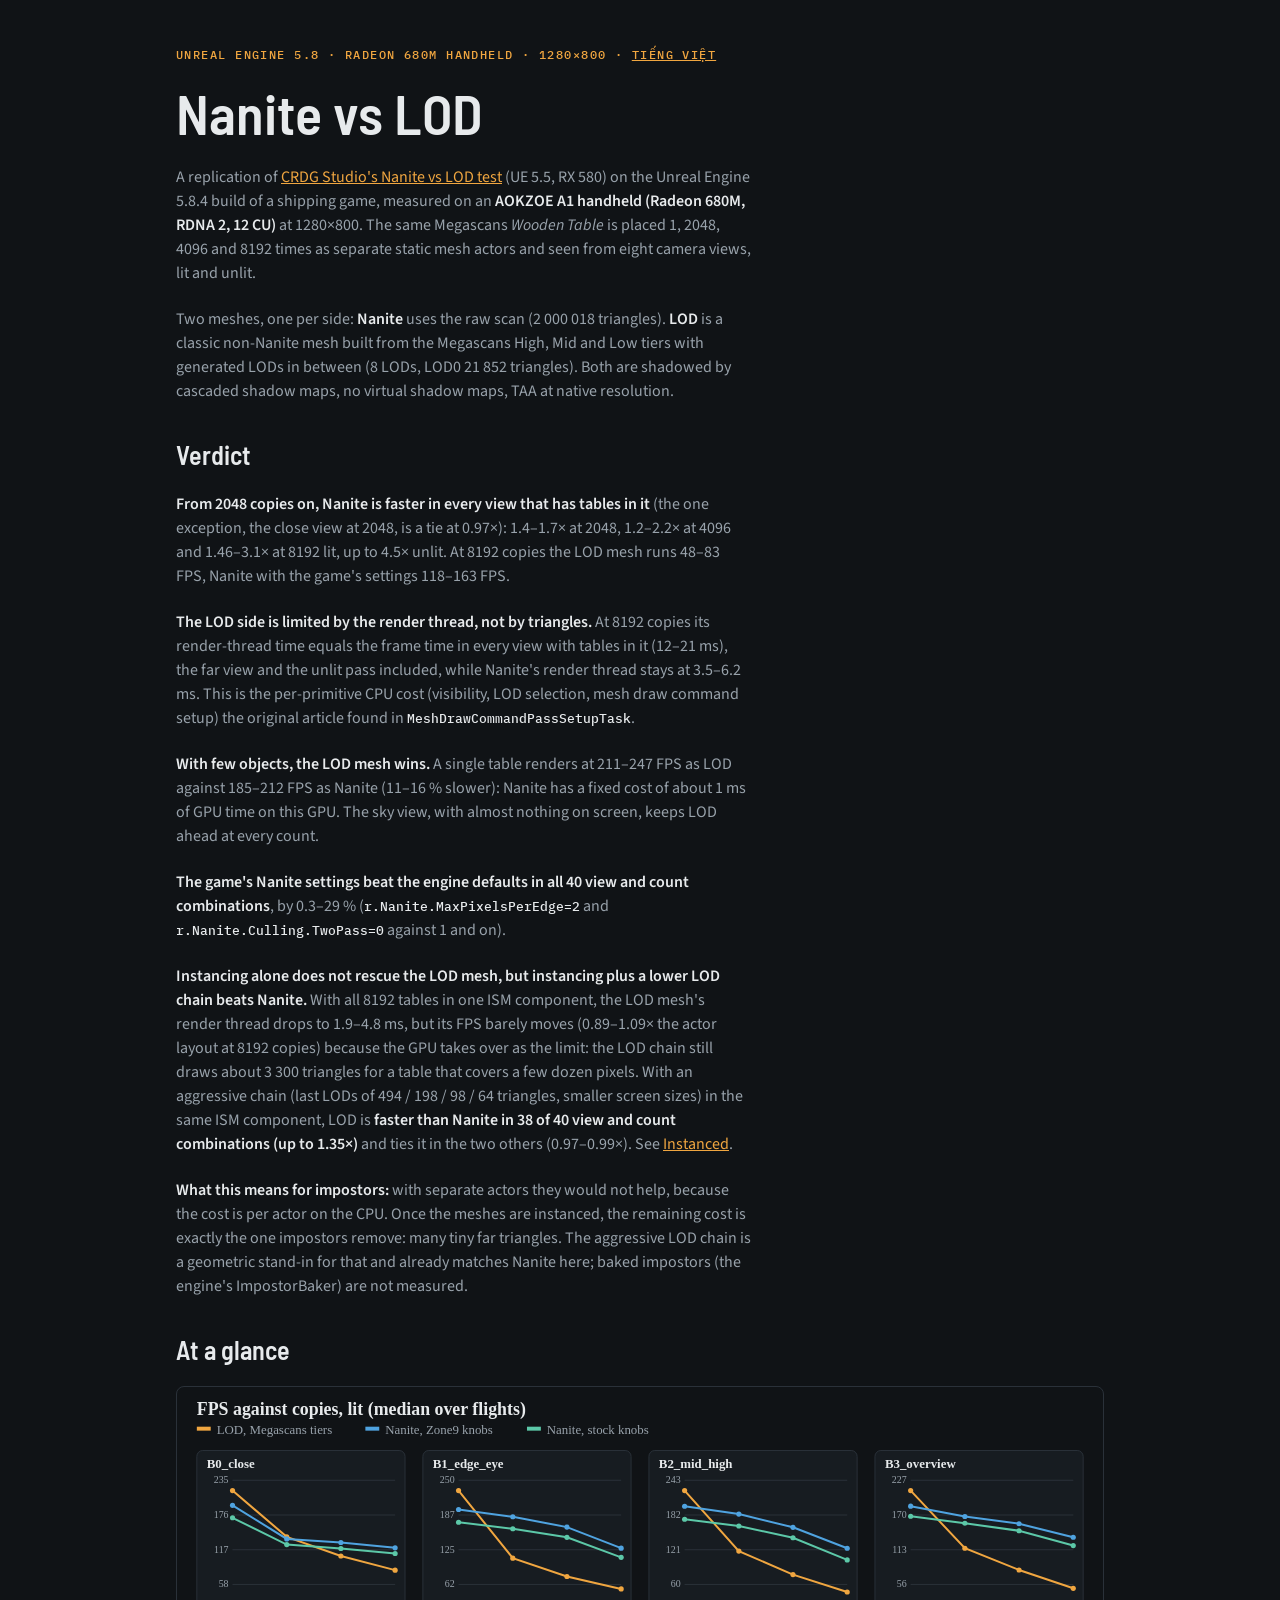
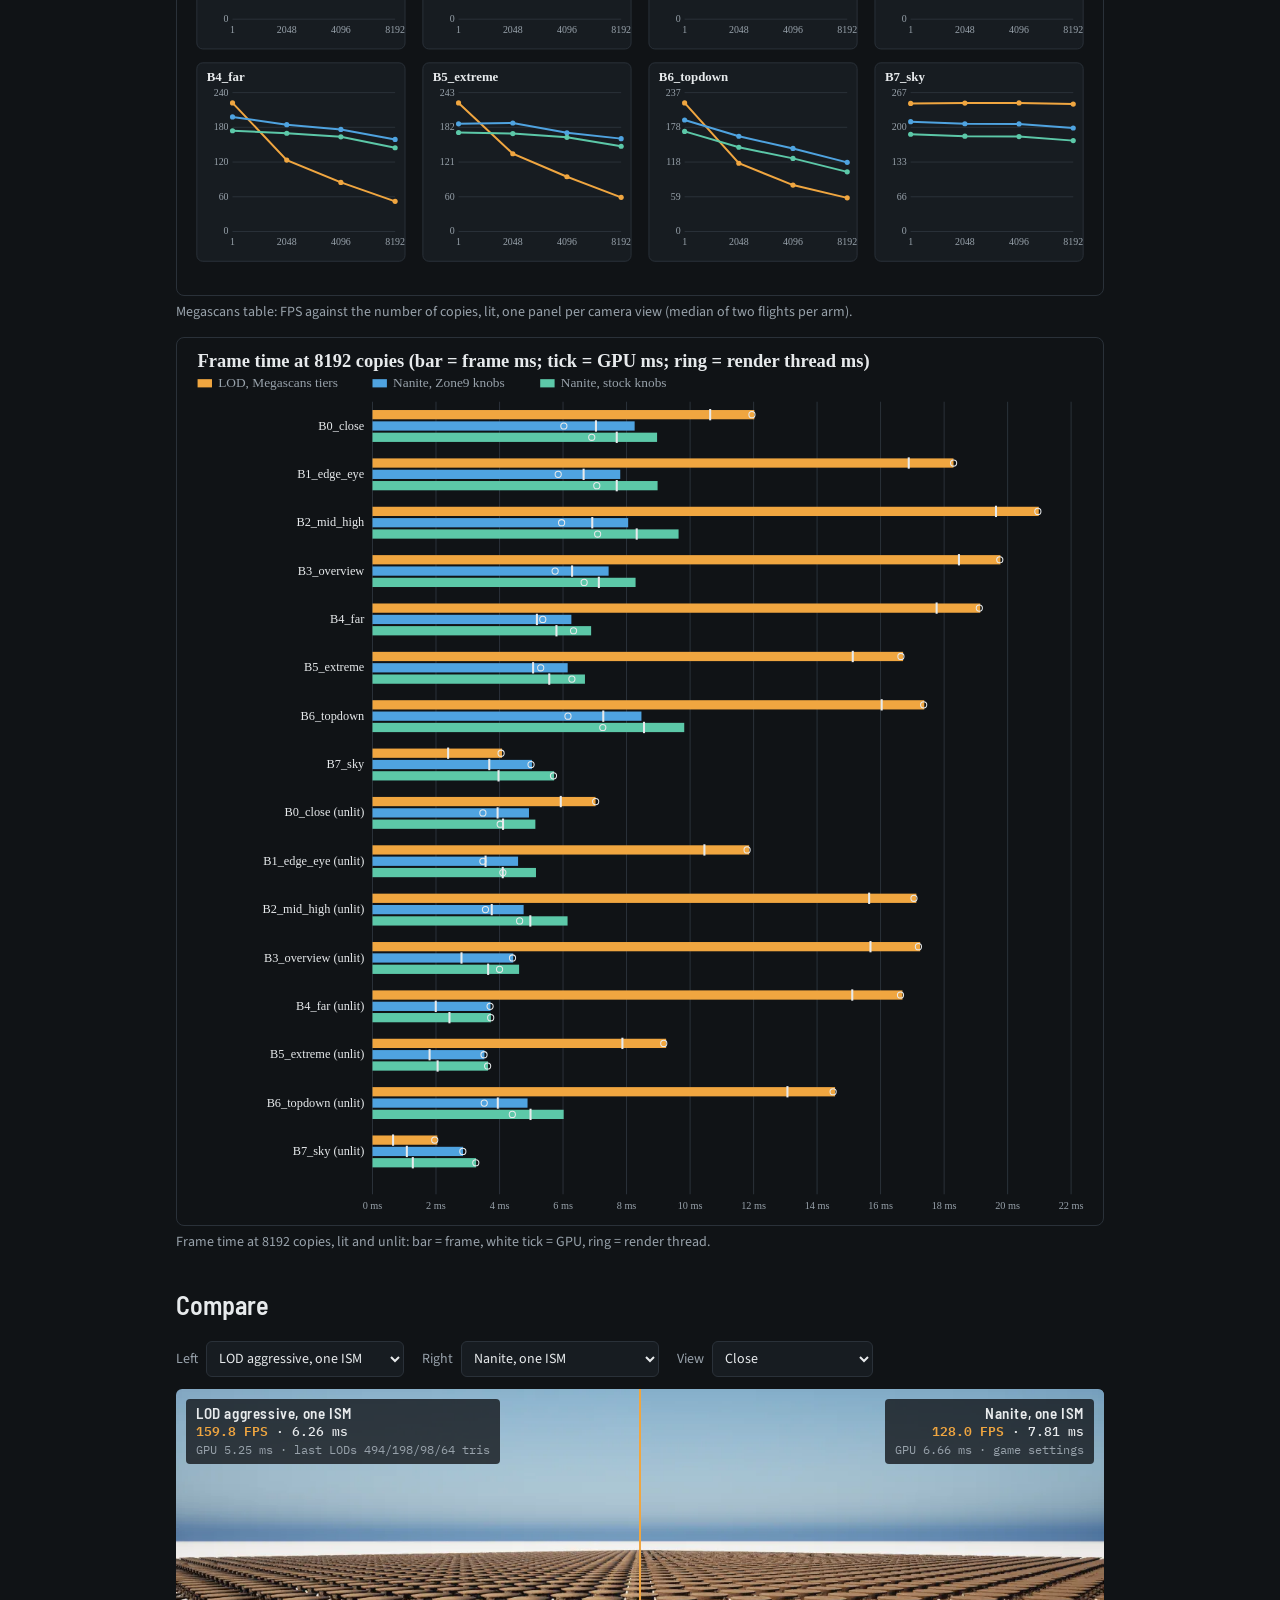
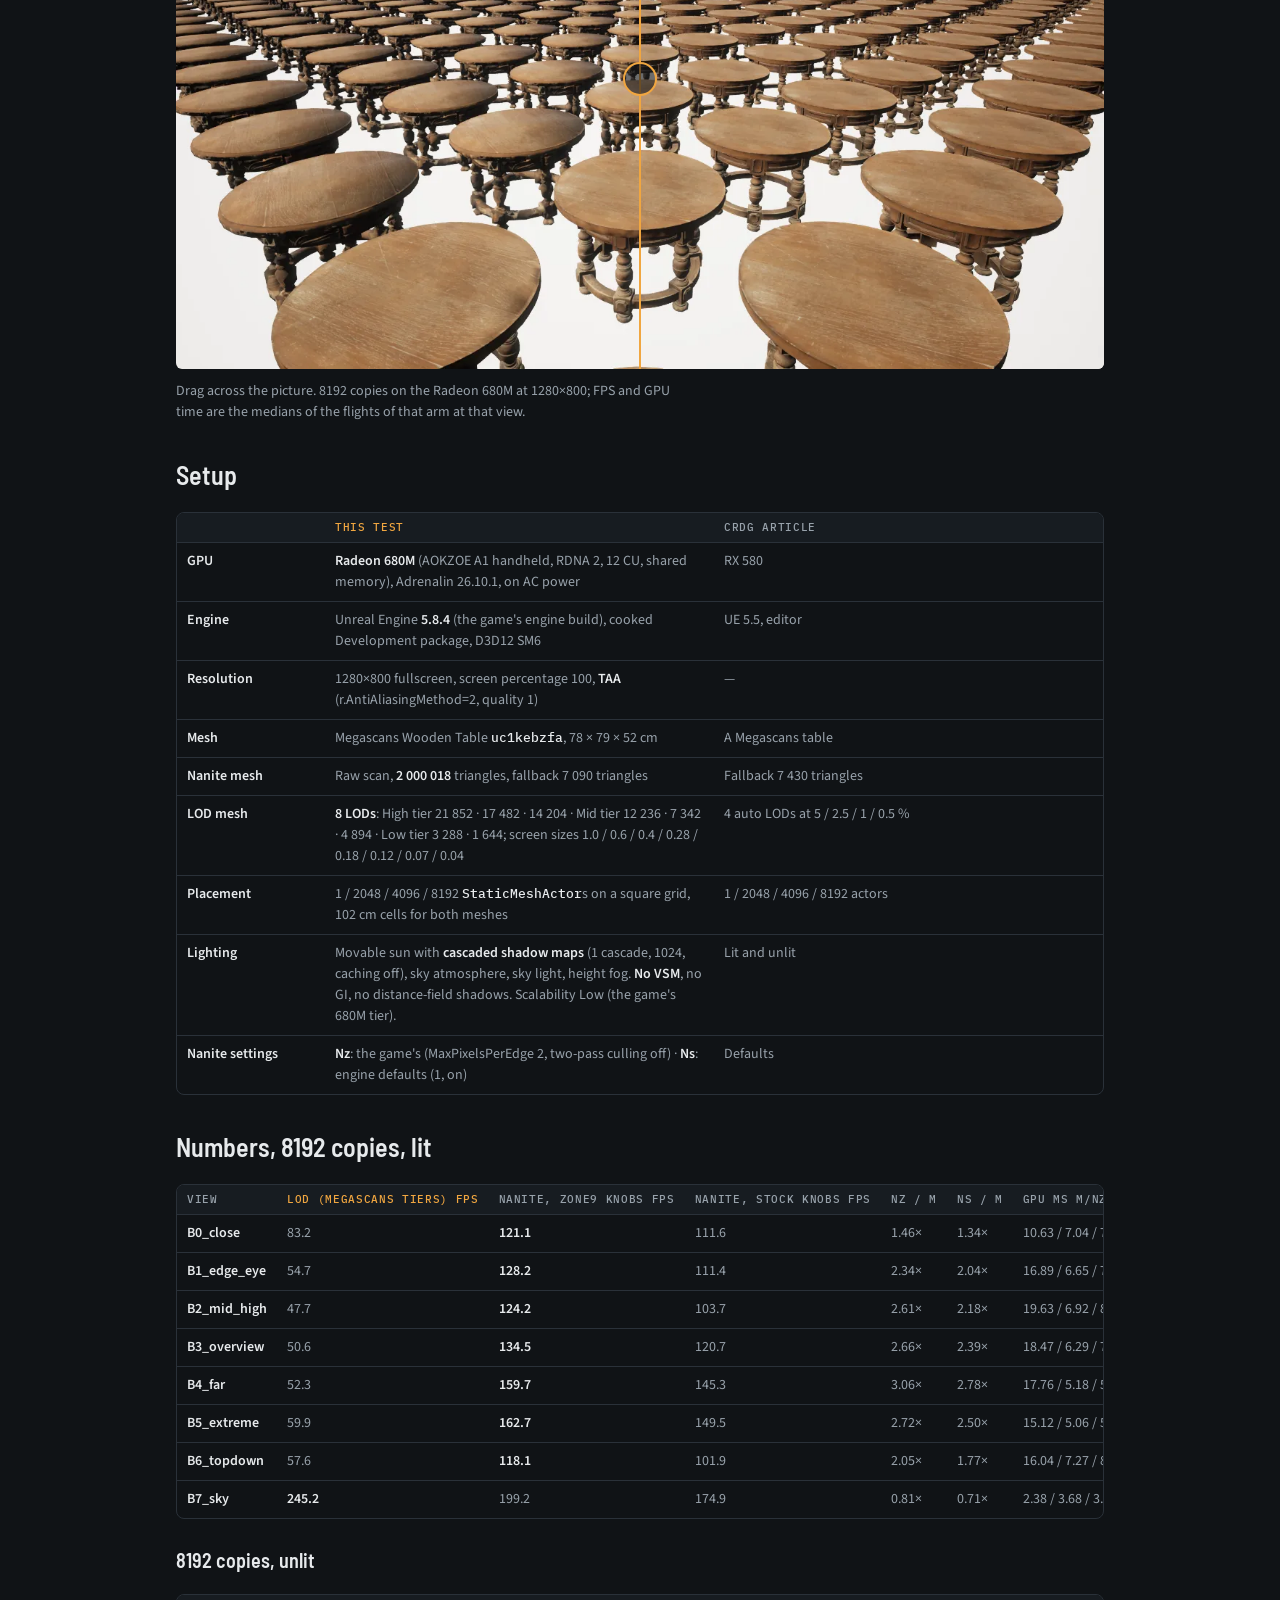
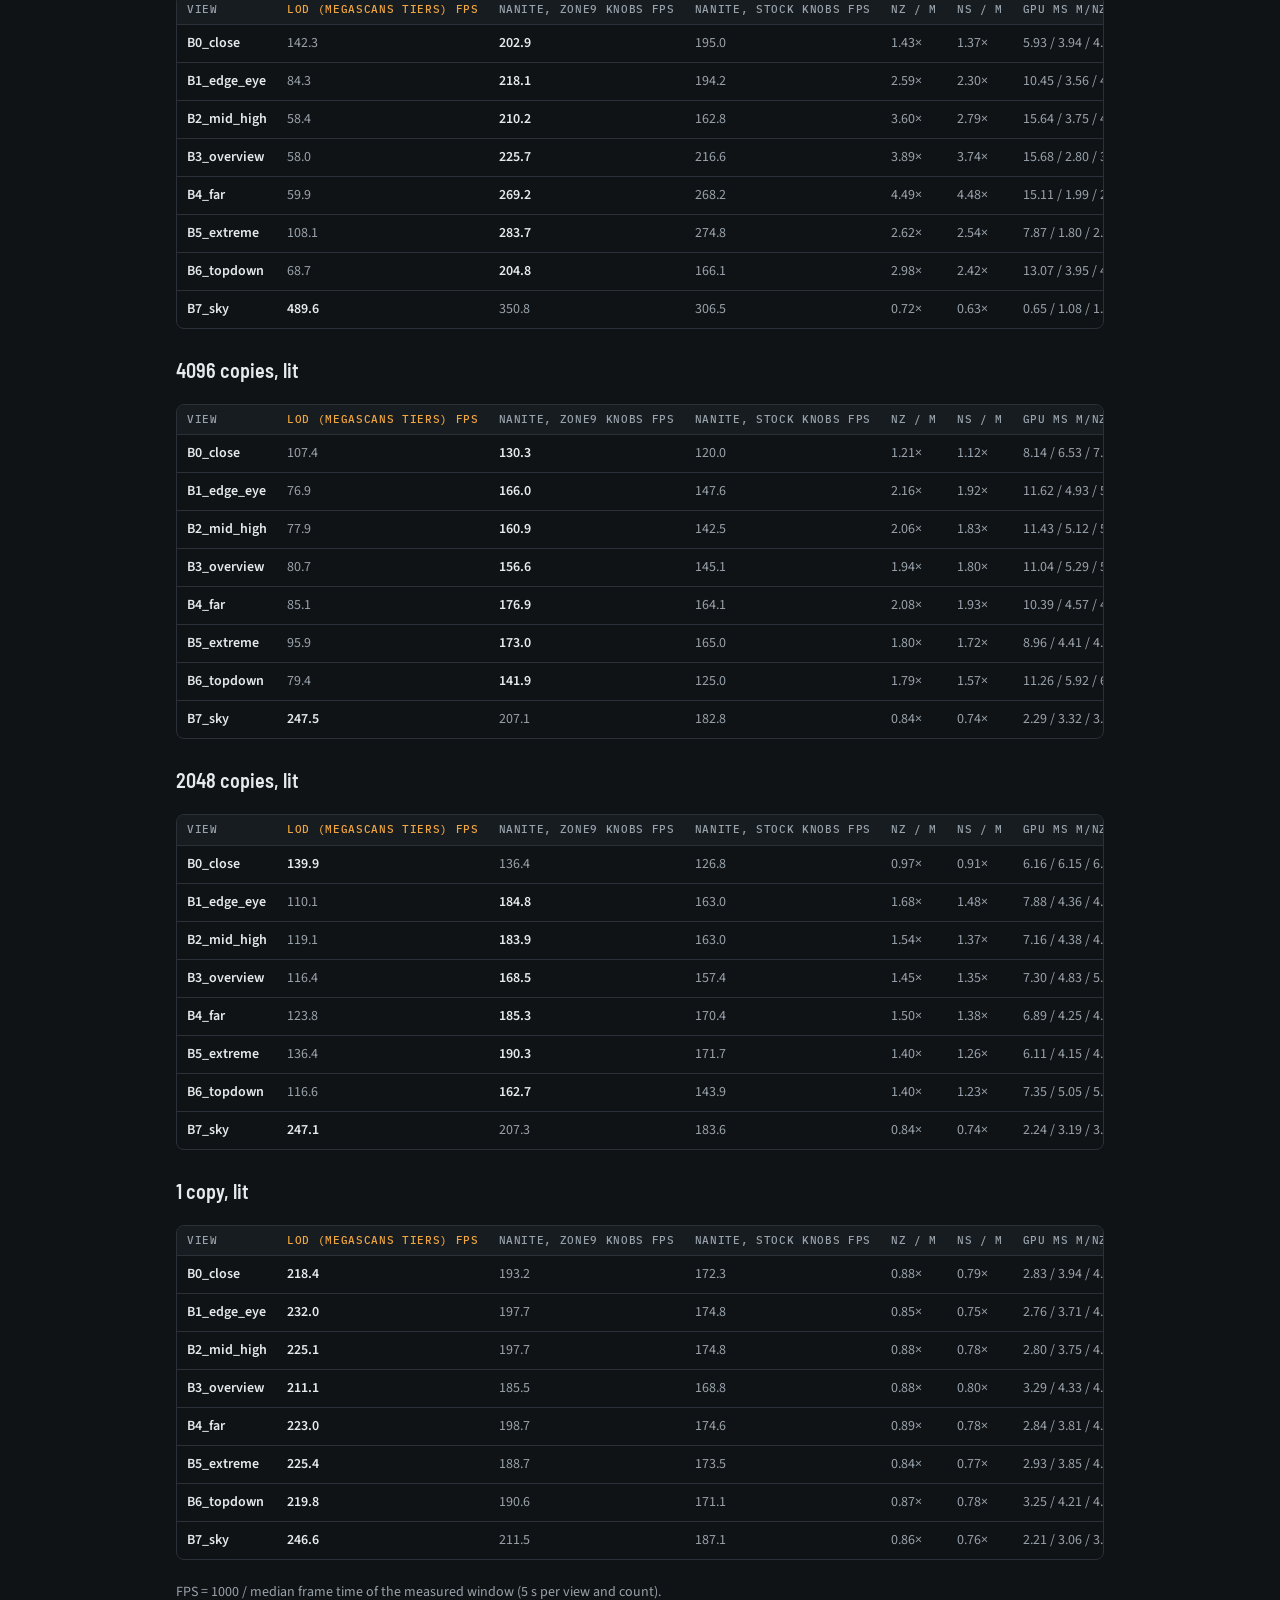
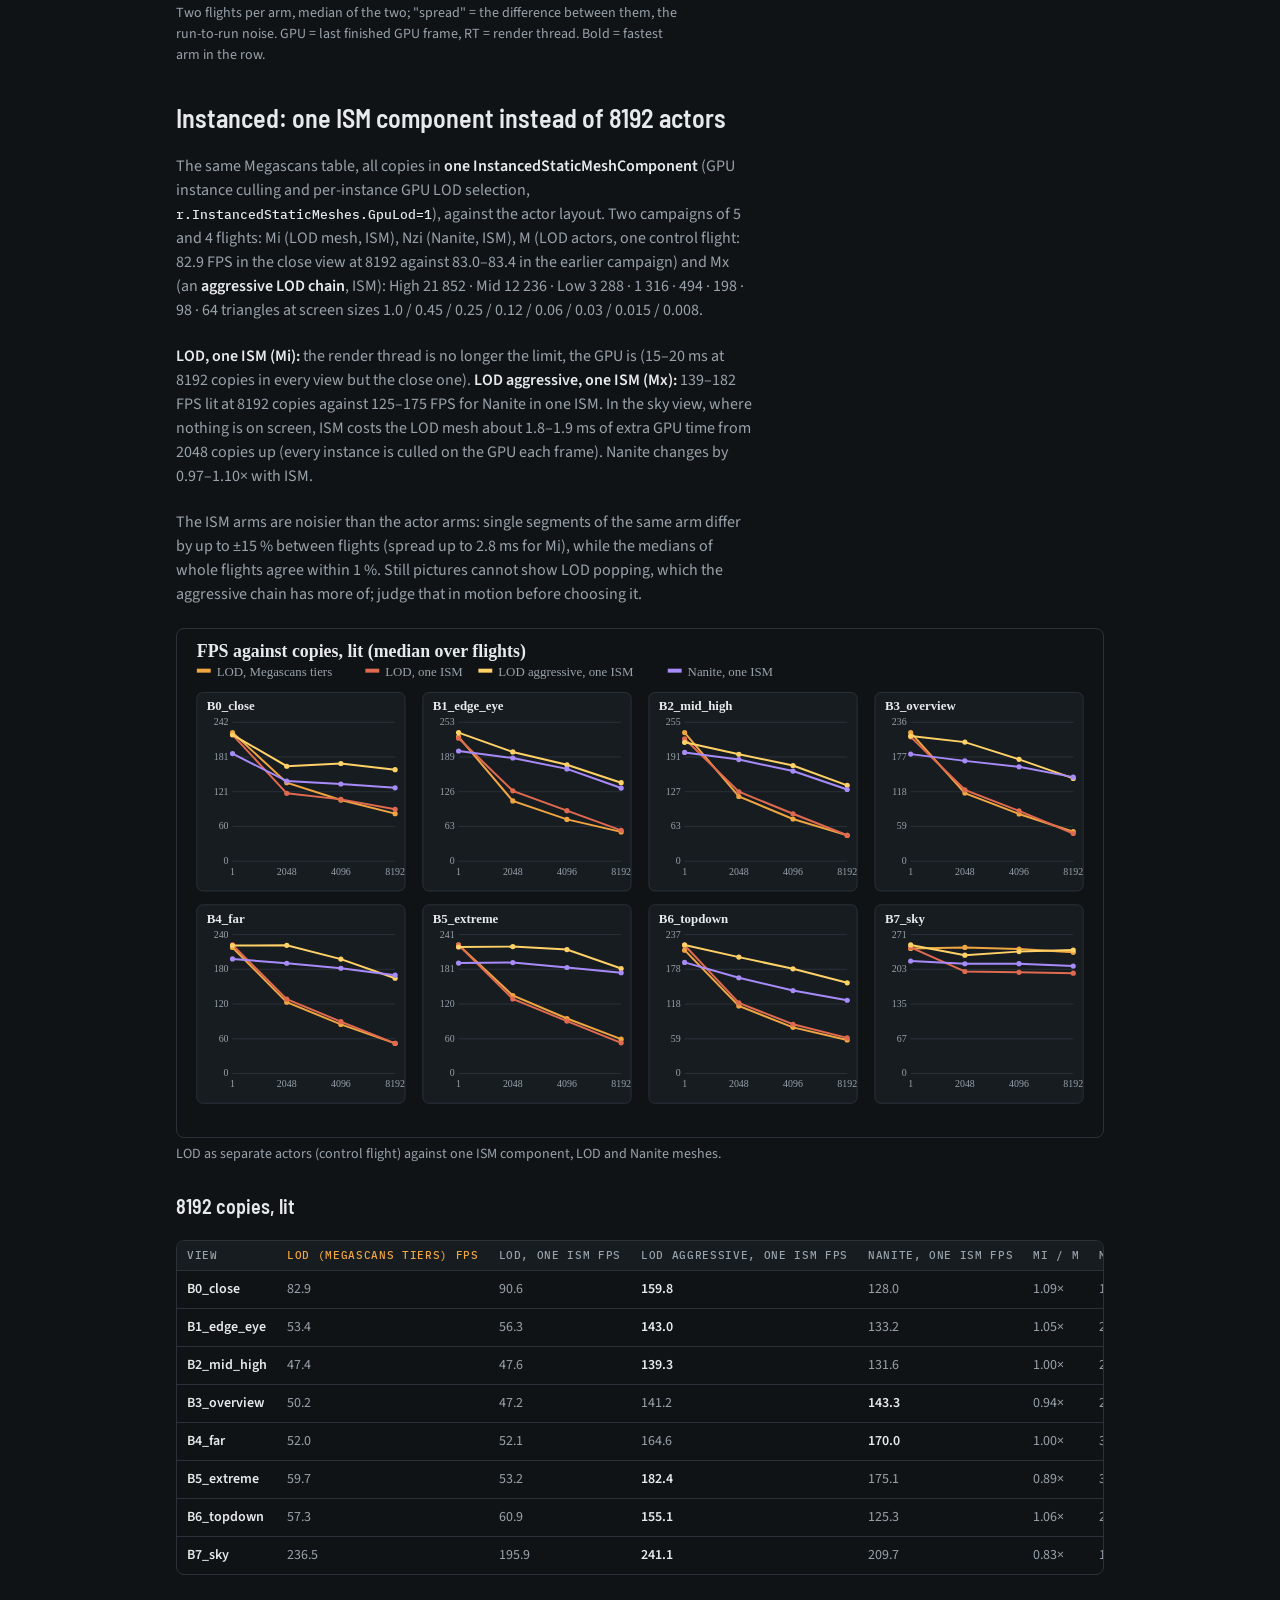
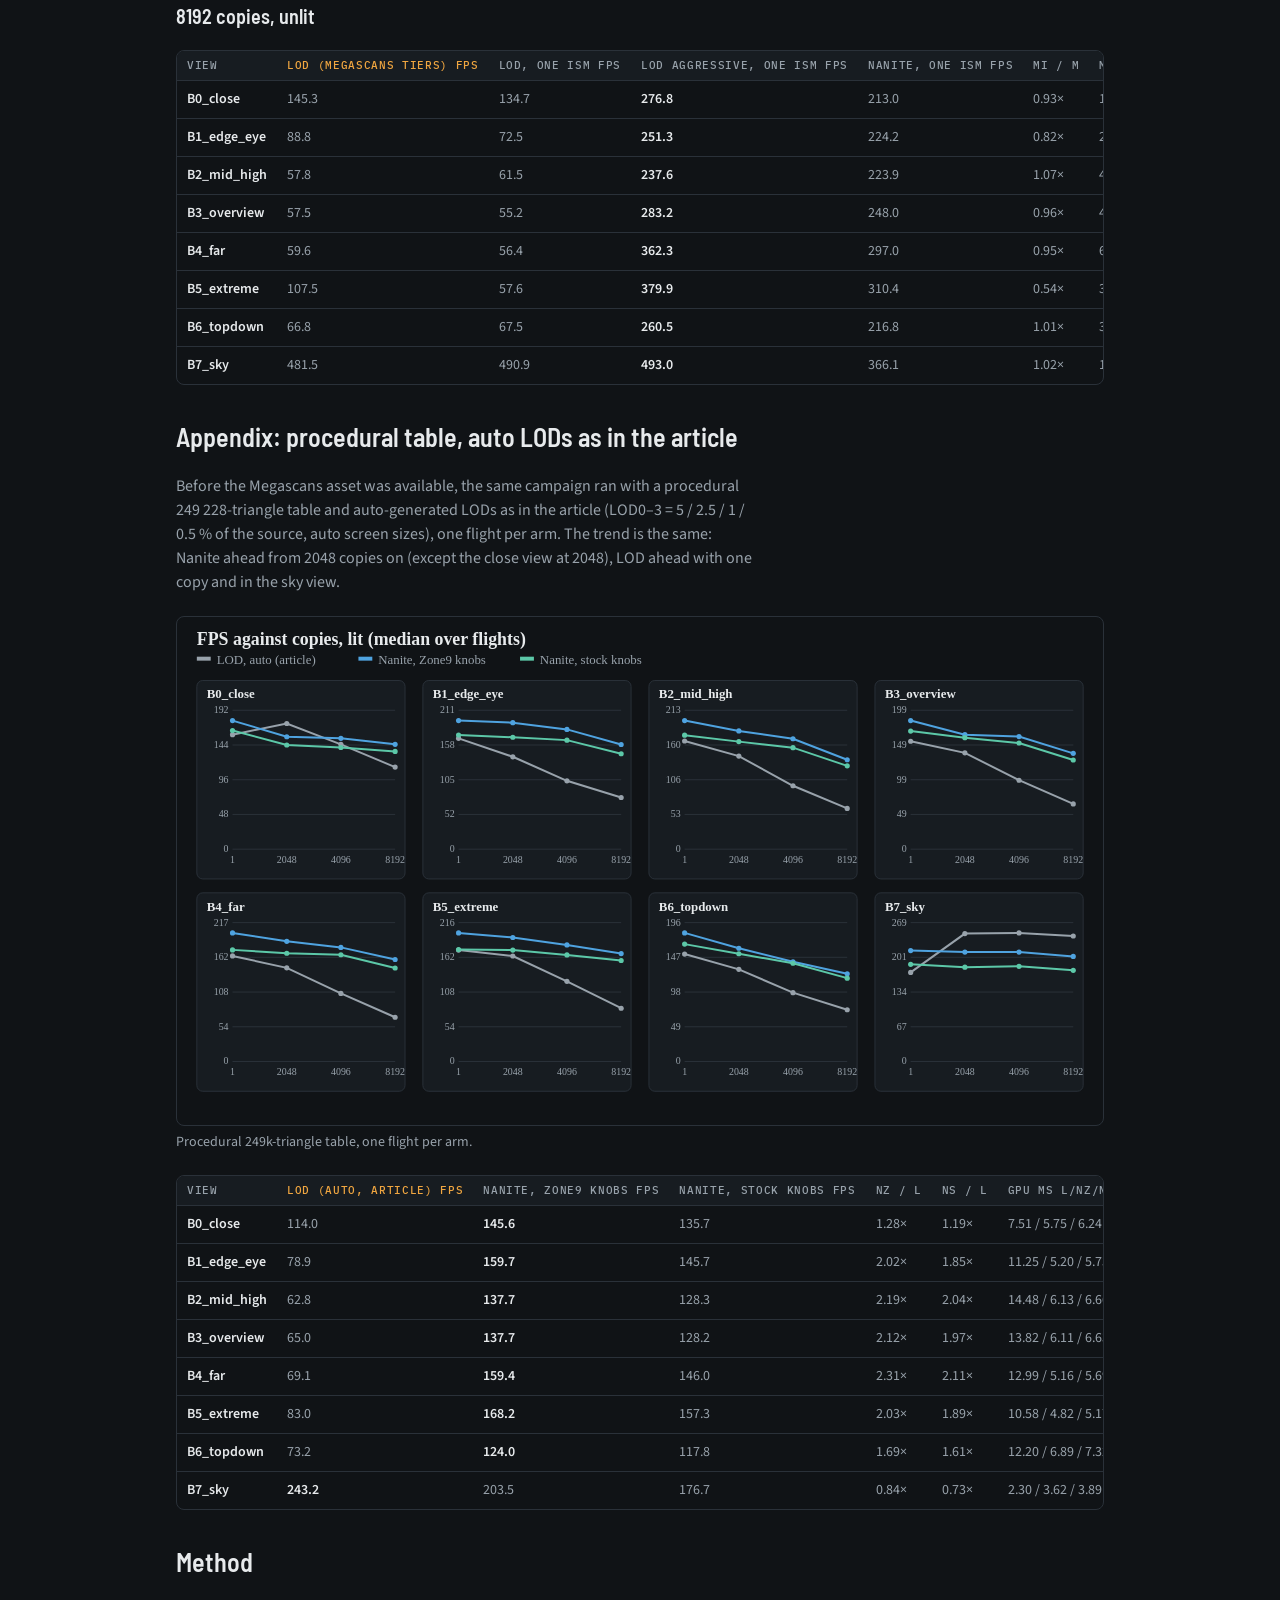
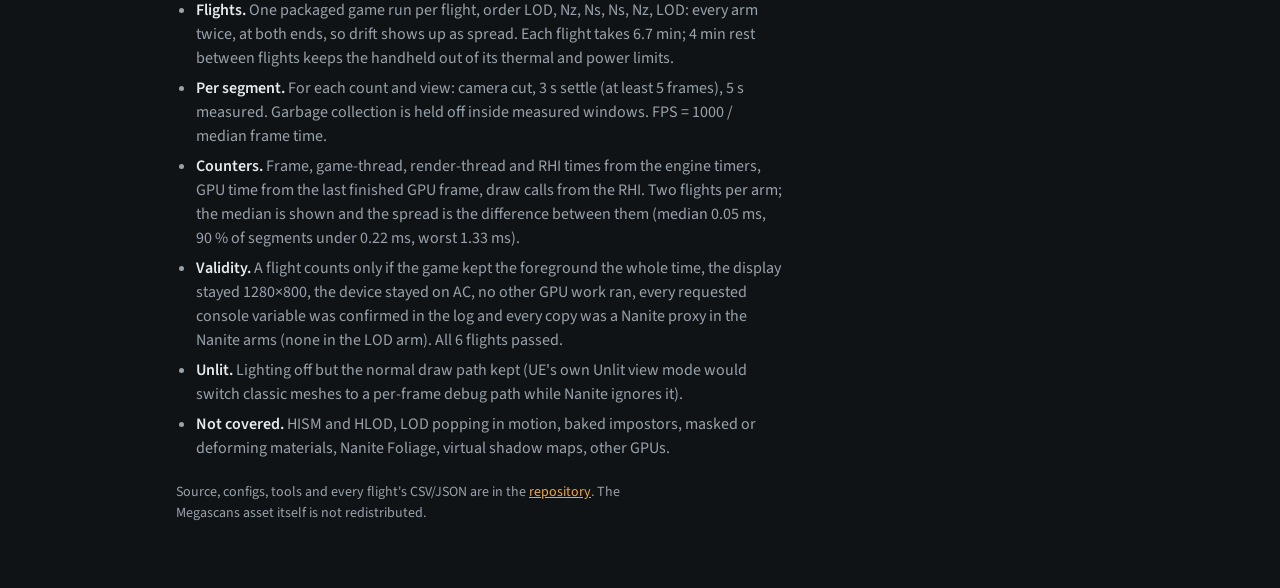
<file: index.html>
<!doctype html>
<html lang="en">
<meta charset="utf-8">
<meta name="viewport" content="width=device-width, initial-scale=1">
<title>Nanite vs LOD bench</title>
<link rel="preconnect" href="https://fonts.googleapis.com">
<link rel="stylesheet" href="https://fonts.googleapis.com/css2?family=Barlow+Semi+Condensed:wght@600&family=Source+Sans+3:wght@400;600&family=IBM+Plex+Mono:wght@500&display=swap">
<style>
:root { --ground: #101316; --panel: #171c21; --line: #2a3139; --ink: #e7eaec; --muted: #98a2ab; --sun: #f0a640; color-scheme: dark; }
* { box-sizing: border-box; }
body { background: var(--ground); color: var(--ink); font: 16px/1.5 "Source Sans 3", "Segoe UI", system-ui, sans-serif; margin: 0; }
main { max-width: 960px; margin: 0 auto; padding: 48px 16px 64px; display: grid; gap: 22px; }
.eyebrow { font: 500 12px/1.2 "IBM Plex Mono", ui-monospace, Consolas, monospace; letter-spacing: .12em; text-transform: uppercase; color: var(--sun); }
h1 { font: 600 clamp(34px, 6vw, 56px)/1.05 "Barlow Semi Condensed", "Arial Narrow", system-ui, sans-serif; margin: 0; }
h2 { font: 600 26px/1.1 "Barlow Semi Condensed", "Arial Narrow", system-ui, sans-serif; margin: 16px 0 0; }
h3 { font: 600 20px/1.15 "Barlow Semi Condensed", "Arial Narrow", system-ui, sans-serif; margin: 8px 0 0; }
p { margin: 0; color: var(--muted); max-width: 72ch; }
p b, li b { color: var(--ink); font-weight: 600; }
a { color: var(--sun); }
code { font: 500 13px "IBM Plex Mono", ui-monospace, Consolas, monospace; color: var(--ink); }
.charts { display: grid; gap: 14px; }
.charts figure, .shots figure { margin: 0; display: grid; gap: 6px; min-width: 0; }
.charts a, .shots a { display: block; border: 1px solid var(--line); border-radius: 8px; overflow: hidden; line-height: 0; }
.charts a:hover, .shots a:hover { border-color: var(--sun); }
.charts img, .shots img { width: 100%; height: auto; display: block; }
figcaption { color: var(--muted); font-size: 14px; }
.shots { display: grid; grid-template-columns: repeat(auto-fit, minmax(280px, 1fr)); gap: 14px; }
ul.alike { margin: 0; padding-left: 20px; color: var(--muted); max-width: 76ch; display: grid; gap: 6px; }
.cmp { overflow-x: auto; border: 1px solid var(--line); border-radius: 8px; }
.cmp table { border-collapse: collapse; width: 100%; min-width: 720px; font-size: 14px; }
.cmp th, .cmp td { text-align: left; vertical-align: top; padding: 8px 10px; border-top: 1px solid var(--line); white-space: nowrap; }
.cmp thead th { border-top: 0; background: var(--panel); font: 500 11px/1.2 "IBM Plex Mono", ui-monospace, Consolas, monospace; letter-spacing: .06em; text-transform: uppercase; color: var(--muted); }
.cmp thead th.w { color: var(--sun); }
.cmp tbody th { font-weight: 600; color: var(--ink); }
.cmp td { color: var(--muted); }
.cmp td b { color: var(--ink); font-weight: 600; }
p.note { font-size: 14px; }
.cmp.wrap th, .cmp.wrap td { white-space: normal; }
.cmp.wrap table { min-width: 640px; }
.cmp.wrap tbody th { width: 16%; }
.cmp.wrap td { width: 42%; }
.viewer { display: grid; gap: 12px; }
.controls { display: flex; flex-wrap: wrap; gap: 10px 18px; align-items: center; }
label.pick { display: inline-flex; gap: 8px; align-items: center; font-size: 14px; color: var(--muted); }
select { background: var(--panel); color: var(--ink); border: 1px solid var(--line); border-radius: 6px; padding: 6px 8px; font: 14px "Source Sans 3", system-ui, sans-serif; max-width: 100%; }
select:focus-visible, input[type=range]:focus-visible { outline: 2px solid var(--sun); outline-offset: 2px; }
.stage { position: relative; width: 100%; aspect-ratio: 16 / 10; background: #000; border-radius: 6px; overflow: hidden; user-select: none; touch-action: pan-y; }
.stage img { position: absolute; inset: 0; width: 100%; height: 100%; object-fit: contain; display: block; }
.stage .top { clip-path: inset(0 0 0 var(--cut, 50%)); }
.stage .handle { position: absolute; top: 0; bottom: 0; left: var(--cut, 50%); width: 2px; background: var(--sun); transform: translateX(-1px); pointer-events: none; }
.stage .handle::after { content: ""; position: absolute; top: 50%; left: 50%; width: 30px; height: 30px; border-radius: 50%; border: 2px solid var(--sun); background: rgba(16,19,22,.6); transform: translate(-50%, -50%); }
.stage .tag { position: absolute; top: 10px; display: grid; gap: 1px; max-width: 46%; background: rgba(16,19,22,.78); padding: 5px 10px 6px; border-radius: 4px; pointer-events: none; }
.stage .tag .t1 { font: 600 15px/1.2 "Barlow Semi Condensed", "Arial Narrow", system-ui, sans-serif; letter-spacing: .04em; }
.stage .tag .t2 { font: 500 13px/1.3 "IBM Plex Mono", ui-monospace, Consolas, monospace; font-variant-numeric: tabular-nums; color: var(--ink); }
.stage .tag .t2 b { color: var(--sun); font-weight: 600; }
.stage .tag .t3 { font: 400 12px/1.3 "IBM Plex Mono", ui-monospace, Consolas, monospace; color: var(--muted); }
.stage .tag.l { left: 10px; } .stage .tag.r { right: 10px; text-align: right; }
.stage input[type=range] { position: absolute; inset: 0; width: 100%; height: 100%; opacity: 0; cursor: ew-resize; margin: 0; }

</style>
<main>
<div class="eyebrow">Unreal Engine 5.8 · Radeon 680M handheld · 1280×800 · <a href="vi/">Tiếng Việt</a></div>
<h1>Nanite vs LOD</h1>
<p>A replication of <a href="https://crdg.jp/studio-tech-1/en/2025/05/29/3438/">CRDG Studio's Nanite vs LOD test</a> (UE 5.5, RX 580) on the Unreal Engine 5.8.4 build of a shipping game, measured on an <b>AOKZOE A1 handheld (Radeon 680M, RDNA 2, 12 CU)</b> at 1280×800. The same Megascans <i>Wooden Table</i> is placed 1, 2048, 4096 and 8192 times as separate static mesh actors and seen from eight camera views, lit and unlit.</p>
<p>Two meshes, one per side: <b>Nanite</b> uses the raw scan (2 000 018 triangles). <b>LOD</b> is a classic non-Nanite mesh built from the Megascans High, Mid and Low tiers with generated LODs in between (8 LODs, LOD0 21 852 triangles). Both are shadowed by cascaded shadow maps, no virtual shadow maps, TAA at native resolution.</p>
<h2>Verdict</h2>
<p><b>From 2048 copies on, Nanite is faster in every view that has tables in it</b> (the one exception, the close view at 2048, is a tie at 0.97×): 1.4–1.7× at 2048, 1.2–2.2× at 4096 and 1.46–3.1× at 8192 lit, up to 4.5× unlit. At 8192 copies the LOD mesh runs 48–83 FPS, Nanite with the game's settings 118–163 FPS.</p>
<p><b>The LOD side is limited by the render thread, not by triangles.</b> At 8192 copies its render-thread time equals the frame time in every view with tables in it (12–21 ms), the far view and the unlit pass included, while Nanite's render thread stays at 3.5–6.2 ms. This is the per-primitive CPU cost (visibility, LOD selection, mesh draw command setup) the original article found in <code>MeshDrawCommandPassSetupTask</code>.</p>
<p><b>With few objects, the LOD mesh wins.</b> A single table renders at 211–247 FPS as LOD against 185–212 FPS as Nanite (11–16 % slower): Nanite has a fixed cost of about 1 ms of GPU time on this GPU. The sky view, with almost nothing on screen, keeps LOD ahead at every count.</p>
<p><b>The game's Nanite settings beat the engine defaults in all 40 view and count combinations</b>, by 0.3–29 % (<code>r.Nanite.MaxPixelsPerEdge=2</code> and <code>r.Nanite.Culling.TwoPass=0</code> against 1 and on).</p>
<p><b>Instancing alone does not rescue the LOD mesh, but instancing plus a lower LOD chain beats Nanite.</b> With all 8192 tables in one ISM component, the LOD mesh's render thread drops to 1.9–4.8 ms, but its FPS barely moves (0.89–1.09× the actor layout at 8192 copies) because the GPU takes over as the limit: the LOD chain still draws about 3 300 triangles for a table that covers a few dozen pixels. With an aggressive chain (last LODs of 494 / 198 / 98 / 64 triangles, smaller screen sizes) in the same ISM component, LOD is <b>faster than Nanite in 38 of 40 view and count combinations (up to 1.35×)</b> and ties it in the two others (0.97–0.99×). See <a href="#ism">Instanced</a>.</p>
<p><b>What this means for impostors:</b> with separate actors they would not help, because the cost is per actor on the CPU. Once the meshes are instanced, the remaining cost is exactly the one impostors remove: many tiny far triangles. The aggressive LOD chain is a geometric stand-in for that and already matches Nanite here; baked impostors (the engine's ImpostorBaker) are not measured.</p>
<h2>At a glance</h2><div class="charts">
<figure><a href="charts/megascans/fps-vs-copies.svg"><img src="charts/megascans/fps-vs-copies.svg" alt="Megascans table: FPS against the number of copies, lit, one panel per camera view (median of two flights per arm)."></a><figcaption>Megascans table: FPS against the number of copies, lit, one panel per camera view (median of two flights per arm).</figcaption></figure>
<figure><a href="charts/megascans/frame-8192.svg"><img src="charts/megascans/frame-8192.svg" alt="Frame time at 8192 copies, lit and unlit: bar = frame, white tick = GPU, ring = render thread."></a><figcaption>Frame time at 8192 copies, lit and unlit: bar = frame, white tick = GPU, ring = render thread.</figcaption></figure>
</div>
<h2 id="compare">Compare</h2>
<section class="viewer" aria-label="Compare">
  <div class="controls">
    <label class="pick">Left <select id="cmpL"><option value="M">LOD, actors</option><option value="Nz">Nanite, actors</option><option value="Ns">Nanite, actors, stock knobs</option><option value="Mi">LOD, one ISM</option><option value="Mx">LOD aggressive, one ISM</option><option value="Nzi">Nanite, one ISM</option></select></label>
    <label class="pick">Right <select id="cmpR"><option value="M">LOD, actors</option><option value="Nz">Nanite, actors</option><option value="Ns">Nanite, actors, stock knobs</option><option value="Mi">LOD, one ISM</option><option value="Mx">LOD aggressive, one ISM</option><option value="Nzi">Nanite, one ISM</option></select></label>
    <label class="pick">View <select id="cmpV"><option value="n08192_B0_close">Close</option><option value="n08192_B1_edge_eye">Eye level at the edge</option><option value="n08192_B3_overview">Overview</option><option value="n08192_B4_far">Far</option></select></label>
  </div>
  <div class="stage" id="stage">
    <img id="imgL" alt="">
    <img id="imgR" class="top" alt="">
    <div class="handle"></div>
    <div class="tag l" id="tagL"></div>
    <div class="tag r" id="tagR"></div>
    <input type="range" id="cut" min="0" max="100" value="50" step="0.1" aria-label="Comparison divider">
  </div>
  <p class="note">Drag across the picture. 8192 copies on the Radeon 680M at 1280×800; FPS and GPU time are the medians of the flights of that arm at that view.</p>
</section>
<script>
(() => {
  const D = {"views": [["n08192_B0_close", "Close"], ["n08192_B1_edge_eye", "Eye level at the edge"], ["n08192_B3_overview", "Overview"], ["n08192_B4_far", "Far"]], "src": {"M": {"label": "LOD, actors", "sub": "8 LODs from the Megascans tiers", "img": "img/megascans/M_{v}.webp", "fps": {"n08192_B0_close": [83.2, 10.63], "n08192_B1_edge_eye": [54.7, 16.89], "n08192_B3_overview": [50.6, 18.47], "n08192_B4_far": [52.3, 17.76]}}, "Nz": {"label": "Nanite, actors", "sub": "game settings", "img": "img/megascans/Nz_{v}.webp", "fps": {"n08192_B0_close": [121.1, 7.04], "n08192_B1_edge_eye": [128.2, 6.65], "n08192_B3_overview": [134.5, 6.29], "n08192_B4_far": [159.7, 5.18]}}, "Ns": {"label": "Nanite, actors, stock knobs", "sub": "engine defaults", "img": "img/megascans/Ns_{v}.webp", "fps": {"n08192_B0_close": [111.6, 7.69], "n08192_B1_edge_eye": [111.4, 7.69], "n08192_B3_overview": [120.7, 7.13], "n08192_B4_far": [145.3, 5.79]}}, "Mi": {"label": "LOD, one ISM", "sub": "same 8 LODs", "img": "img/ism/Mi_{v}.webp", "fps": {"n08192_B0_close": [90.6, 9.82], "n08192_B1_edge_eye": [56.3, 16.5], "n08192_B3_overview": [47.2, 19.97], "n08192_B4_far": [52.1, 17.9]}}, "Mx": {"label": "LOD aggressive, one ISM", "sub": "last LODs 494/198/98/64 tris", "img": "img/ism/Mx_{v}.webp", "fps": {"n08192_B0_close": [159.8, 5.25], "n08192_B1_edge_eye": [143.0, 5.9], "n08192_B3_overview": [141.2, 6.01], "n08192_B4_far": [164.6, 5.12]}}, "Nzi": {"label": "Nanite, one ISM", "sub": "game settings", "img": "img/ism/Nzi_{v}.webp", "fps": {"n08192_B0_close": [128.0, 6.66], "n08192_B1_edge_eye": [133.2, 6.33], "n08192_B3_overview": [143.3, 5.84], "n08192_B4_far": [170.0, 4.77]}}}, "left": "Mx", "right": "Nzi", "nodata": "no data"};
  const $ = id => document.getElementById(id);
  const L = $('cmpL'), R = $('cmpR'), V = $('cmpV'), st = $('stage'), cut = $('cut');
  L.value = D.left; R.value = D.right; V.value = D.views[0][0];
  const tag = (s, v) => { const f = s.fps[v] || [];
    return '<div class="t1">' + s.label + '</div><div class="t2">' + (f[0] != null ? '<b>' + f[0].toFixed(1) + ' FPS</b> · ' + (1000 / f[0]).toFixed(2) + ' ms' : D.nodata) + '</div>' +
      (f[1] != null ? '<div class="t3">GPU ' + f[1].toFixed(2) + ' ms' + (s.sub ? ' · ' + s.sub : '') + '</div>' : ''); };
  const render = () => { const v = V.value, a = D.src[L.value], b = D.src[R.value];
    $('imgL').src = a.img.replace('{v}', v); $('imgR').src = b.img.replace('{v}', v);
    $('imgL').alt = a.label; $('imgR').alt = b.label;
    $('tagL').innerHTML = tag(a, v); $('tagR').innerHTML = tag(b, v); };
  cut.addEventListener('input', () => st.style.setProperty('--cut', cut.value + '%'));
  [L, R, V].forEach(e => e.addEventListener('change', render));
  render();
})();
</script>
<h2 id="setup">Setup</h2>
<div class="cmp wrap"><table><thead><tr><th></th><th class="w">This test</th><th>CRDG article</th></tr></thead><tbody><tr><th>GPU</th><td><b>Radeon 680M</b> (AOKZOE A1 handheld, RDNA 2, 12 CU, shared memory), Adrenalin 26.10.1, on AC power</td><td>RX 580</td></tr><tr><th>Engine</th><td>Unreal Engine <b>5.8.4</b> (the game's engine build), cooked Development package, D3D12 SM6</td><td>UE 5.5, editor</td></tr><tr><th>Resolution</th><td>1280×800 fullscreen, screen percentage 100, <b>TAA</b> (r.AntiAliasingMethod=2, quality 1)</td><td>—</td></tr><tr><th>Mesh</th><td>Megascans Wooden Table <code>uc1kebzfa</code>, 78 × 79 × 52 cm</td><td>A Megascans table</td></tr><tr><th>Nanite mesh</th><td>Raw scan, <b>2 000 018</b> triangles, fallback 7 090 triangles</td><td>Fallback 7 430 triangles</td></tr><tr><th>LOD mesh</th><td><b>8 LODs</b>: High tier 21 852 · 17 482 · 14 204 · Mid tier 12 236 · 7 342 · 4 894 · Low tier 3 288 · 1 644; screen sizes 1.0 / 0.6 / 0.4 / 0.28 / 0.18 / 0.12 / 0.07 / 0.04</td><td>4 auto LODs at 5 / 2.5 / 1 / 0.5 %</td></tr><tr><th>Placement</th><td>1 / 2048 / 4096 / 8192 <code>StaticMeshActor</code>s on a square grid, 102 cm cells for both meshes</td><td>1 / 2048 / 4096 / 8192 actors</td></tr><tr><th>Lighting</th><td>Movable sun with <b>cascaded shadow maps</b> (1 cascade, 1024, caching off), sky atmosphere, sky light, height fog. <b>No VSM</b>, no GI, no distance-field shadows. Scalability Low (the game's 680M tier).</td><td>Lit and unlit</td></tr><tr><th>Nanite settings</th><td><b>Nz</b>: the game's (MaxPixelsPerEdge 2, two-pass culling off) · <b>Ns</b>: engine defaults (1, on)</td><td>Defaults</td></tr></tbody></table></div>
<h2 id="numbers">Numbers, 8192 copies, lit</h2>
<div class="cmp"><table><thead><tr><th>View</th>
<th class="w">LOD (Megascans tiers) FPS</th>
<th>Nanite, Zone9 knobs FPS</th>
<th>Nanite, stock knobs FPS</th>
<th>Nz / M</th>
<th>Ns / M</th>
<th>GPU ms M/Nz/Ns</th>
<th>RT ms M/Nz/Ns</th>
<th>spread ms</th></tr></thead><tbody>
<tr><th>B0_close</th><td>83.2</td><td><b>121.1</b></td><td>111.6</td><td>1.46×</td><td>1.34×</td><td>10.63 / 7.04 / 7.69</td><td>11.95 / 6.03 / 6.90</td><td>0.06 / 0.15 / 0.05</td></tr>
<tr><th>B1_edge_eye</th><td>54.7</td><td><b>128.2</b></td><td>111.4</td><td>2.34×</td><td>2.04×</td><td>16.89 / 6.65 / 7.69</td><td>18.30 / 5.85 / 7.06</td><td>0.01 / 0.01 / 0.09</td></tr>
<tr><th>B2_mid_high</th><td>47.7</td><td><b>124.2</b></td><td>103.7</td><td>2.61×</td><td>2.18×</td><td>19.63 / 6.92 / 8.32</td><td>20.95 / 5.95 / 7.09</td><td>0.09 / 0.00 / 0.07</td></tr>
<tr><th>B3_overview</th><td>50.6</td><td><b>134.5</b></td><td>120.7</td><td>2.66×</td><td>2.39×</td><td>18.47 / 6.29 / 7.13</td><td>19.75 / 5.75 / 6.67</td><td>0.11 / 0.01 / 0.06</td></tr>
<tr><th>B4_far</th><td>52.3</td><td><b>159.7</b></td><td>145.3</td><td>3.06×</td><td>2.78×</td><td>17.76 / 5.18 / 5.79</td><td>19.11 / 5.36 / 6.33</td><td>0.10 / 0.01 / 0.01</td></tr>
<tr><th>B5_extreme</th><td>59.9</td><td><b>162.7</b></td><td>149.5</td><td>2.72×</td><td>2.50×</td><td>15.12 / 5.06 / 5.57</td><td>16.64 / 5.30 / 6.28</td><td>0.04 / 0.03 / 0.02</td></tr>
<tr><th>B6_topdown</th><td>57.6</td><td><b>118.1</b></td><td>101.9</td><td>2.05×</td><td>1.77×</td><td>16.04 / 7.27 / 8.55</td><td>17.36 / 6.16 / 7.25</td><td>0.04 / 0.05 / 0.00</td></tr>
<tr><th>B7_sky</th><td><b>245.2</b></td><td>199.2</td><td>174.9</td><td>0.81×</td><td>0.71×</td><td>2.38 / 3.68 / 3.97</td><td>4.05 / 4.99 / 5.70</td><td>0.03 / 0.05 / 0.03</td></tr>
</tbody></table></div>
<h3>8192 copies, unlit</h3>
<div class="cmp"><table><thead><tr><th>View</th>
<th class="w">LOD (Megascans tiers) FPS</th>
<th>Nanite, Zone9 knobs FPS</th>
<th>Nanite, stock knobs FPS</th>
<th>Nz / M</th>
<th>Ns / M</th>
<th>GPU ms M/Nz/Ns</th>
<th>RT ms M/Nz/Ns</th>
<th>spread ms</th></tr></thead><tbody>
<tr><th>B0_close</th><td>142.3</td><td><b>202.9</b></td><td>195.0</td><td>1.43×</td><td>1.37×</td><td>5.93 / 3.94 / 4.11</td><td>7.03 / 3.48 / 4.02</td><td>0.39 / 0.41 / 0.02</td></tr>
<tr><th>B1_edge_eye</th><td>84.3</td><td><b>218.1</b></td><td>194.2</td><td>2.59×</td><td>2.30×</td><td>10.45 / 3.56 / 4.10</td><td>11.80 / 3.48 / 4.10</td><td>1.33 / 0.02 / 0.00</td></tr>
<tr><th>B2_mid_high</th><td>58.4</td><td><b>210.2</b></td><td>162.8</td><td>3.60×</td><td>2.79×</td><td>15.64 / 3.75 / 4.97</td><td>17.05 / 3.56 / 4.63</td><td>0.32 / 0.01 / 0.26</td></tr>
<tr><th>B3_overview</th><td>58.0</td><td><b>225.7</b></td><td>216.6</td><td>3.89×</td><td>3.74×</td><td>15.68 / 2.80 / 3.64</td><td>17.19 / 4.41 / 4.00</td><td>0.27 / 0.04 / 0.01</td></tr>
<tr><th>B4_far</th><td>59.9</td><td><b>269.2</b></td><td>268.2</td><td>4.49×</td><td>4.48×</td><td>15.11 / 1.99 / 2.42</td><td>16.63 / 3.70 / 3.72</td><td>0.11 / 0.01 / 0.01</td></tr>
<tr><th>B5_extreme</th><td>108.1</td><td><b>283.7</b></td><td>274.8</td><td>2.62×</td><td>2.54×</td><td>7.87 / 1.80 / 2.05</td><td>9.17 / 3.51 / 3.63</td><td>0.04 / 0.00 / 0.06</td></tr>
<tr><th>B6_topdown</th><td>68.7</td><td><b>204.8</b></td><td>166.1</td><td>2.98×</td><td>2.42×</td><td>13.07 / 3.95 / 4.98</td><td>14.50 / 3.52 / 4.40</td><td>0.37 / 0.06 / 0.01</td></tr>
<tr><th>B7_sky</th><td><b>489.6</b></td><td>350.8</td><td>306.5</td><td>0.72×</td><td>0.63×</td><td>0.65 / 1.08 / 1.27</td><td>1.96 / 2.84 / 3.25</td><td>0.04 / 0.03 / 0.02</td></tr>
</tbody></table></div>
<h3>4096 copies, lit</h3>
<div class="cmp"><table><thead><tr><th>View</th>
<th class="w">LOD (Megascans tiers) FPS</th>
<th>Nanite, Zone9 knobs FPS</th>
<th>Nanite, stock knobs FPS</th>
<th>Nz / M</th>
<th>Ns / M</th>
<th>GPU ms M/Nz/Ns</th>
<th>RT ms M/Nz/Ns</th>
<th>spread ms</th></tr></thead><tbody>
<tr><th>B0_close</th><td>107.4</td><td><b>130.3</b></td><td>120.0</td><td>1.21×</td><td>1.12×</td><td>8.14 / 6.53 / 7.15</td><td>9.29 / 5.82 / 6.62</td><td>0.08 / 0.03 / 0.08</td></tr>
<tr><th>B1_edge_eye</th><td>76.9</td><td><b>166.0</b></td><td>147.6</td><td>2.16×</td><td>1.92×</td><td>11.62 / 4.93 / 5.63</td><td>12.97 / 5.28 / 6.25</td><td>0.04 / 0.04 / 0.05</td></tr>
<tr><th>B2_mid_high</th><td>77.9</td><td><b>160.9</b></td><td>142.5</td><td>2.06×</td><td>1.83×</td><td>11.43 / 5.12 / 5.86</td><td>12.78 / 5.33 / 6.27</td><td>0.02 / 0.02 / 0.22</td></tr>
<tr><th>B3_overview</th><td>80.7</td><td><b>156.6</b></td><td>145.1</td><td>1.94×</td><td>1.80×</td><td>11.04 / 5.29 / 5.79</td><td>12.33 / 5.42 / 6.25</td><td>0.03 / 0.00 / 0.15</td></tr>
<tr><th>B4_far</th><td>85.1</td><td><b>176.9</b></td><td>164.1</td><td>2.08×</td><td>1.93×</td><td>10.39 / 4.57 / 4.91</td><td>11.72 / 5.28 / 6.07</td><td>0.01 / 0.02 / 0.09</td></tr>
<tr><th>B5_extreme</th><td>95.9</td><td><b>173.0</b></td><td>165.0</td><td>1.80×</td><td>1.72×</td><td>8.96 / 4.41 / 4.78</td><td>10.34 / 5.56 / 6.02</td><td>0.03 / 0.36 / 0.04</td></tr>
<tr><th>B6_topdown</th><td>79.4</td><td><b>141.9</b></td><td>125.0</td><td>1.79×</td><td>1.57×</td><td>11.26 / 5.92 / 6.83</td><td>12.54 / 5.69 / 6.53</td><td>0.05 / 0.03 / 0.17</td></tr>
<tr><th>B7_sky</th><td><b>247.5</b></td><td>207.1</td><td>182.8</td><td>0.84×</td><td>0.74×</td><td>2.29 / 3.32 / 3.60</td><td>4.01 / 4.81 / 5.46</td><td>0.08 / 0.01 / 0.03</td></tr>
</tbody></table></div>
<h3>2048 copies, lit</h3>
<div class="cmp"><table><thead><tr><th>View</th>
<th class="w">LOD (Megascans tiers) FPS</th>
<th>Nanite, Zone9 knobs FPS</th>
<th>Nanite, stock knobs FPS</th>
<th>Nz / M</th>
<th>Ns / M</th>
<th>GPU ms M/Nz/Ns</th>
<th>RT ms M/Nz/Ns</th>
<th>spread ms</th></tr></thead><tbody>
<tr><th>B0_close</th><td><b>139.9</b></td><td>136.4</td><td>126.8</td><td>0.97×</td><td>0.91×</td><td>6.16 / 6.15 / 6.69</td><td>7.18 / 5.68 / 6.45</td><td>0.22 / 0.04 / 0.06</td></tr>
<tr><th>B1_edge_eye</th><td>110.1</td><td><b>184.8</b></td><td>163.0</td><td>1.68×</td><td>1.48×</td><td>7.88 / 4.36 / 4.90</td><td>9.08 / 5.16 / 6.09</td><td>0.12 / 0.03 / 0.04</td></tr>
<tr><th>B2_mid_high</th><td>119.1</td><td><b>183.9</b></td><td>163.0</td><td>1.54×</td><td>1.37×</td><td>7.16 / 4.38 / 4.81</td><td>8.36 / 5.18 / 6.09</td><td>0.05 / 0.06 / 0.09</td></tr>
<tr><th>B3_overview</th><td>116.4</td><td><b>168.5</b></td><td>157.4</td><td>1.45×</td><td>1.35×</td><td>7.30 / 4.83 / 5.20</td><td>8.56 / 5.32 / 6.30</td><td>0.05 / 0.03 / 0.07</td></tr>
<tr><th>B4_far</th><td>123.8</td><td><b>185.3</b></td><td>170.4</td><td>1.50×</td><td>1.38×</td><td>6.89 / 4.25 / 4.35</td><td>8.09 / 5.27 / 5.85</td><td>0.05 / 0.16 / 0.00</td></tr>
<tr><th>B5_extreme</th><td>136.4</td><td><b>190.3</b></td><td>171.7</td><td>1.40×</td><td>1.26×</td><td>6.11 / 4.15 / 4.34</td><td>7.33 / 5.16 / 5.80</td><td>0.09 / 0.05 / 0.04</td></tr>
<tr><th>B6_topdown</th><td>116.6</td><td><b>162.7</b></td><td>143.9</td><td>1.40×</td><td>1.23×</td><td>7.35 / 5.05 / 5.79</td><td>8.56 / 5.31 / 6.40</td><td>0.07 / 0.06 / 0.04</td></tr>
<tr><th>B7_sky</th><td><b>247.1</b></td><td>207.3</td><td>183.6</td><td>0.84×</td><td>0.74×</td><td>2.24 / 3.19 / 3.49</td><td>4.03 / 4.80 / 5.44</td><td>0.08 / 0.07 / 0.01</td></tr>
</tbody></table></div>
<h3>1 copy, lit</h3>
<div class="cmp"><table><thead><tr><th>View</th>
<th class="w">LOD (Megascans tiers) FPS</th>
<th>Nanite, Zone9 knobs FPS</th>
<th>Nanite, stock knobs FPS</th>
<th>Nz / M</th>
<th>Ns / M</th>
<th>GPU ms M/Nz/Ns</th>
<th>RT ms M/Nz/Ns</th>
<th>spread ms</th></tr></thead><tbody>
<tr><th>B0_close</th><td><b>218.4</b></td><td>193.2</td><td>172.3</td><td>0.88×</td><td>0.79×</td><td>2.83 / 3.94 / 4.18</td><td>4.56 / 5.14 / 5.78</td><td>0.15 / 0.08 / 0.06</td></tr>
<tr><th>B1_edge_eye</th><td><b>232.0</b></td><td>197.7</td><td>174.8</td><td>0.85×</td><td>0.75×</td><td>2.76 / 3.71 / 4.00</td><td>4.28 / 5.04 / 5.69</td><td>0.20 / 0.04 / 0.07</td></tr>
<tr><th>B2_mid_high</th><td><b>225.1</b></td><td>197.7</td><td>174.8</td><td>0.88×</td><td>0.78×</td><td>2.80 / 3.75 / 4.00</td><td>4.43 / 5.02 / 5.70</td><td>0.04 / 0.05 / 0.03</td></tr>
<tr><th>B3_overview</th><td><b>211.1</b></td><td>185.5</td><td>168.8</td><td>0.88×</td><td>0.80×</td><td>3.29 / 4.33 / 4.44</td><td>4.65 / 5.22 / 5.89</td><td>0.13 / 0.04 / 0.10</td></tr>
<tr><th>B4_far</th><td><b>223.0</b></td><td>198.7</td><td>174.6</td><td>0.89×</td><td>0.78×</td><td>2.84 / 3.81 / 4.04</td><td>4.46 / 5.01 / 5.71</td><td>0.07 / 0.07 / 0.04</td></tr>
<tr><th>B5_extreme</th><td><b>225.4</b></td><td>188.7</td><td>173.5</td><td>0.84×</td><td>0.77×</td><td>2.93 / 3.85 / 4.05</td><td>4.35 / 5.27 / 5.75</td><td>0.32 / 0.56 / 0.00</td></tr>
<tr><th>B6_topdown</th><td><b>219.8</b></td><td>190.6</td><td>171.1</td><td>0.87×</td><td>0.78×</td><td>3.25 / 4.21 / 4.39</td><td>4.47 / 5.13 / 5.82</td><td>0.07 / 0.01 / 0.02</td></tr>
<tr><th>B7_sky</th><td><b>246.6</b></td><td>211.5</td><td>187.1</td><td>0.86×</td><td>0.76×</td><td>2.21 / 3.06 / 3.33</td><td>4.03 / 4.70 / 5.33</td><td>0.01 / 0.07 / 0.07</td></tr>
</tbody></table></div>
<p class="note">FPS = 1000 / median frame time of the measured window (5 s per view and count). Two flights per arm, median of the two; "spread" = the difference between them, the run-to-run noise. GPU = last finished GPU frame, RT = render thread. Bold = fastest arm in the row.</p>
<h2 id="ism">Instanced: one ISM component instead of 8192 actors</h2>
<p>The same Megascans table, all copies in <b>one InstancedStaticMeshComponent</b> (GPU instance culling and per-instance GPU LOD selection, <code>r.InstancedStaticMeshes.GpuLod=1</code>), against the actor layout. Two campaigns of 5 and 4 flights: Mi (LOD mesh, ISM), Nzi (Nanite, ISM), M (LOD actors, one control flight: 82.9 FPS in the close view at 8192 against 83.0–83.4 in the earlier campaign) and Mx (an <b>aggressive LOD chain</b>, ISM): High 21 852 · Mid 12 236 · Low 3 288 · 1 316 · 494 · 198 · 98 · 64 triangles at screen sizes 1.0 / 0.45 / 0.25 / 0.12 / 0.06 / 0.03 / 0.015 / 0.008.</p>
<p><b>LOD, one ISM (Mi):</b> the render thread is no longer the limit, the GPU is (15–20 ms at 8192 copies in every view but the close one). <b>LOD aggressive, one ISM (Mx):</b> 139–182 FPS lit at 8192 copies against 125–175 FPS for Nanite in one ISM. In the sky view, where nothing is on screen, ISM costs the LOD mesh about 1.8–1.9 ms of extra GPU time from 2048 copies up (every instance is culled on the GPU each frame). Nanite changes by 0.97–1.10× with ISM.</p>
<p>The ISM arms are noisier than the actor arms: single segments of the same arm differ by up to ±15 % between flights (spread up to 2.8 ms for Mi), while the medians of whole flights agree within 1 %. Still pictures cannot show LOD popping, which the aggressive chain has more of; judge that in motion before choosing it.</p>
<div class="charts"><figure><a href="charts/ism/fps-vs-copies.svg"><img src="charts/ism/fps-vs-copies.svg" alt="LOD as separate actors (control flight) against one ISM component, LOD and Nanite meshes."></a><figcaption>LOD as separate actors (control flight) against one ISM component, LOD and Nanite meshes.</figcaption></figure></div>
<h3>8192 copies, lit</h3>
<div class="cmp"><table><thead><tr><th>View</th>
<th class="w">LOD (Megascans tiers) FPS</th>
<th>LOD, one ISM FPS</th>
<th>LOD aggressive, one ISM FPS</th>
<th>Nanite, one ISM FPS</th>
<th>Mi / M</th>
<th>Mx / M</th>
<th>Nzi / M</th>
<th>GPU ms M/Mi/Mx/Nzi</th>
<th>RT ms M/Mi/Mx/Nzi</th>
<th>spread ms</th></tr></thead><tbody>
<tr><th>B0_close</th><td>82.9</td><td>90.6</td><td><b>159.8</b></td><td>128.0</td><td>1.09×</td><td>1.93×</td><td>1.54×</td><td>10.62 / 9.82 / 5.25 / 6.66</td><td>11.99 / 4.65 / 4.17 / 5.81</td><td>0.00 / 1.44 / 0.15 / 0.05</td></tr>
<tr><th>B1_edge_eye</th><td>53.4</td><td>56.3</td><td><b>143.0</b></td><td>133.2</td><td>1.05×</td><td>2.68×</td><td>2.49×</td><td>17.32 / 16.50 / 5.90 / 6.33</td><td>18.58 / 4.75 / 4.44 / 5.70</td><td>0.00 / 2.27 / 0.90 / 0.04</td></tr>
<tr><th>B2_mid_high</th><td>47.4</td><td>47.6</td><td><b>139.3</b></td><td>131.6</td><td>1.00×</td><td>2.94×</td><td>2.78×</td><td>19.75 / 19.81 / 6.21 / 6.49</td><td>21.04 / 4.78 / 4.55 / 5.77</td><td>0.00 / 2.73 / 0.07 / 0.07</td></tr>
<tr><th>B3_overview</th><td>50.2</td><td>47.2</td><td>141.2</td><td><b>143.3</b></td><td>0.94×</td><td>2.81×</td><td>2.85×</td><td>18.58 / 19.97 / 6.01 / 5.84</td><td>19.91 / 4.79 / 4.51 / 5.52</td><td>0.00 / 2.81 / 0.07 / 0.04</td></tr>
<tr><th>B4_far</th><td>52.0</td><td>52.1</td><td>164.6</td><td><b>170.0</b></td><td>1.00×</td><td>3.16×</td><td>3.27×</td><td>17.85 / 17.90 / 5.12 / 4.77</td><td>19.27 / 4.81 / 3.97 / 5.15</td><td>0.00 / 2.66 / 0.04 / 0.00</td></tr>
<tr><th>B5_extreme</th><td>59.7</td><td>53.2</td><td><b>182.4</b></td><td>175.1</td><td>0.89×</td><td>3.05×</td><td>2.93×</td><td>15.08 / 17.50 / 4.49 / 4.64</td><td>16.70 / 4.78 / 4.01 / 5.18</td><td>0.00 / 2.77 / 1.03 / 0.02</td></tr>
<tr><th>B6_topdown</th><td>57.3</td><td>60.9</td><td><b>155.1</b></td><td>125.3</td><td>1.06×</td><td>2.71×</td><td>2.19×</td><td>16.15 / 15.07 / 5.44 / 6.83</td><td>17.43 / 4.71 / 4.39 / 5.93</td><td>0.00 / 2.26 / 0.06 / 0.01</td></tr>
<tr><th>B7_sky</th><td>236.5</td><td>195.9</td><td><b>241.1</b></td><td>209.7</td><td>0.83×</td><td>1.02×</td><td>0.89×</td><td>2.33 / 4.18 / 2.76 / 3.54</td><td>4.21 / 3.49 / 4.04 / 4.74</td><td>0.00 / 0.65 / 0.01 / 0.04</td></tr>
</tbody></table></div>
<h3>8192 copies, unlit</h3>
<div class="cmp"><table><thead><tr><th>View</th>
<th class="w">LOD (Megascans tiers) FPS</th>
<th>LOD, one ISM FPS</th>
<th>LOD aggressive, one ISM FPS</th>
<th>Nanite, one ISM FPS</th>
<th>Mi / M</th>
<th>Mx / M</th>
<th>Nzi / M</th>
<th>GPU ms M/Mi/Mx/Nzi</th>
<th>RT ms M/Mi/Mx/Nzi</th>
<th>spread ms</th></tr></thead><tbody>
<tr><th>B0_close</th><td>145.3</td><td>134.7</td><td><b>276.8</b></td><td>213.0</td><td>0.93×</td><td>1.90×</td><td>1.47×</td><td>5.79 / 6.45 / 2.72 / 3.64</td><td>6.90 / 3.06 / 2.70 / 3.33</td><td>0.00 / 0.18 / 0.16 / 0.17</td></tr>
<tr><th>B1_edge_eye</th><td>88.8</td><td>72.5</td><td><b>251.3</b></td><td>224.2</td><td>0.82×</td><td>2.83×</td><td>2.53×</td><td>9.84 / 12.56 / 3.16 / 3.31</td><td>11.17 / 3.09 / 2.46 / 3.91</td><td>0.00 / 0.31 / 0.15 / 0.18</td></tr>
<tr><th>B2_mid_high</th><td>57.8</td><td>61.5</td><td><b>237.6</b></td><td>223.9</td><td>1.07×</td><td>4.11×</td><td>3.88×</td><td>15.72 / 14.89 / 3.41 / 3.42</td><td>17.24 / 3.25 / 2.52 / 3.81</td><td>0.00 / 2.24 / 0.05 / 0.09</td></tr>
<tr><th>B3_overview</th><td>57.5</td><td>55.2</td><td><b>283.2</b></td><td>248.0</td><td>0.96×</td><td>4.92×</td><td>4.31×</td><td>15.88 / 16.77 / 2.54 / 2.49</td><td>17.37 / 3.24 / 2.95 / 4.01</td><td>0.00 / 2.18 / 0.00 / 0.20</td></tr>
<tr><th>B4_far</th><td>59.6</td><td>56.4</td><td><b>362.3</b></td><td>297.0</td><td>0.95×</td><td>6.08×</td><td>4.98×</td><td>15.23 / 16.38 / 1.86 / 1.71</td><td>16.77 / 3.26 / 2.48 / 3.35</td><td>0.00 / 2.18 / 0.00 / 0.02</td></tr>
<tr><th>B5_extreme</th><td>107.5</td><td>57.6</td><td><b>379.9</b></td><td>310.4</td><td>0.54×</td><td>3.53×</td><td>2.89×</td><td>7.92 / 15.95 / 1.67 / 1.57</td><td>9.27 / 3.19 / 2.38 / 3.21</td><td>0.00 / 0.14 / 0.04 / 0.03</td></tr>
<tr><th>B6_topdown</th><td>66.8</td><td>67.5</td><td><b>260.5</b></td><td>216.8</td><td>1.01×</td><td>3.90×</td><td>3.25×</td><td>13.45 / 13.54 / 2.93 / 3.64</td><td>14.92 / 3.11 / 3.07 / 3.55</td><td>0.00 / 1.72 / 0.04 / 0.04</td></tr>
<tr><th>B7_sky</th><td>481.5</td><td>490.9</td><td><b>493.0</b></td><td>366.1</td><td>1.02×</td><td>1.02×</td><td>0.76×</td><td>0.65 / 0.67 / 0.72 / 1.04</td><td>2.01 / 1.92 / 1.88 / 2.72</td><td>0.00 / 0.08 / 0.05 / 0.03</td></tr>
</tbody></table></div>
<h2 id="appendix">Appendix: procedural table, auto LODs as in the article</h2>
<p>Before the Megascans asset was available, the same campaign ran with a procedural 249 228-triangle table and auto-generated LODs as in the article (LOD0–3 = 5 / 2.5 / 1 / 0.5 % of the source, auto screen sizes), one flight per arm. The trend is the same: Nanite ahead from 2048 copies on (except the close view at 2048), LOD ahead with one copy and in the sky view.</p>
<div class="charts"><figure><a href="charts/procedural/fps-vs-copies.svg"><img src="charts/procedural/fps-vs-copies.svg" alt="Procedural 249k-triangle table, one flight per arm."></a><figcaption>Procedural 249k-triangle table, one flight per arm.</figcaption></figure></div>
<div class="cmp"><table><thead><tr><th>View</th>
<th class="w">LOD (auto, article) FPS</th>
<th>Nanite, Zone9 knobs FPS</th>
<th>Nanite, stock knobs FPS</th>
<th>Nz / L</th>
<th>Ns / L</th>
<th>GPU ms L/Nz/Ns</th>
<th>RT ms L/Nz/Ns</th>
<th>spread ms</th></tr></thead><tbody>
<tr><th>B0_close</th><td>114.0</td><td><b>145.6</b></td><td>135.7</td><td>1.28×</td><td>1.19×</td><td>7.51 / 5.75 / 6.24</td><td>8.76 / 5.50 / 6.21</td><td>0.00 / 0.00 / 0.00</td></tr>
<tr><th>B1_edge_eye</th><td>78.9</td><td><b>159.7</b></td><td>145.7</td><td>2.02×</td><td>1.85×</td><td>11.25 / 5.20 / 5.73</td><td>12.62 / 5.31 / 6.26</td><td>0.00 / 0.00 / 0.00</td></tr>
<tr><th>B2_mid_high</th><td>62.8</td><td><b>137.7</b></td><td>128.3</td><td>2.19×</td><td>2.04×</td><td>14.48 / 6.13 / 6.66</td><td>15.89 / 5.67 / 6.44</td><td>0.00 / 0.00 / 0.00</td></tr>
<tr><th>B3_overview</th><td>65.0</td><td><b>137.7</b></td><td>128.2</td><td>2.12×</td><td>1.97×</td><td>13.82 / 6.11 / 6.63</td><td>15.38 / 5.63 / 6.46</td><td>0.00 / 0.00 / 0.00</td></tr>
<tr><th>B4_far</th><td>69.1</td><td><b>159.4</b></td><td>146.0</td><td>2.31×</td><td>2.11×</td><td>12.99 / 5.16 / 5.69</td><td>14.43 / 5.21 / 6.31</td><td>0.00 / 0.00 / 0.00</td></tr>
<tr><th>B5_extreme</th><td>83.0</td><td><b>168.2</b></td><td>157.3</td><td>2.03×</td><td>1.89×</td><td>10.58 / 4.82 / 5.17</td><td>12.06 / 5.28 / 6.19</td><td>0.00 / 0.00 / 0.00</td></tr>
<tr><th>B6_topdown</th><td>73.2</td><td><b>124.0</b></td><td>117.8</td><td>1.69×</td><td>1.61×</td><td>12.20 / 6.89 / 7.32</td><td>13.59 / 6.00 / 6.72</td><td>0.00 / 0.00 / 0.00</td></tr>
<tr><th>B7_sky</th><td><b>243.2</b></td><td>203.5</td><td>176.7</td><td>0.84×</td><td>0.73×</td><td>2.30 / 3.62 / 3.89</td><td>4.09 / 4.88 / 5.64</td><td>0.00 / 0.00 / 0.00</td></tr>
</tbody></table></div>
<h2 id="method">Method</h2>
<ul class="alike"><li><b>Flights.</b> One packaged game run per flight, order LOD, Nz, Ns, Ns, Nz, LOD: every arm twice, at both ends, so drift shows up as spread. Each flight takes 6.7 min; 4 min rest between flights keeps the handheld out of its thermal and power limits.</li><li><b>Per segment.</b> For each count and view: camera cut, 3 s settle (at least 5 frames), 5 s measured. Garbage collection is held off inside measured windows. FPS = 1000 / median frame time.</li><li><b>Counters.</b> Frame, game-thread, render-thread and RHI times from the engine timers, GPU time from the last finished GPU frame, draw calls from the RHI. Two flights per arm; the median is shown and the spread is the difference between them (median 0.05 ms, 90 % of segments under 0.22 ms, worst 1.33 ms).</li><li><b>Validity.</b> A flight counts only if the game kept the foreground the whole time, the display stayed 1280×800, the device stayed on AC, no other GPU work ran, every requested console variable was confirmed in the log and every copy was a Nanite proxy in the Nanite arms (none in the LOD arm). All 6 flights passed.</li><li><b>Unlit.</b> Lighting off but the normal draw path kept (UE's own Unlit view mode would switch classic meshes to a per-frame debug path while Nanite ignores it).</li><li><b>Not covered.</b> HISM and HLOD, LOD popping in motion, baked impostors, masked or deforming materials, Nanite Foliage, virtual shadow maps, other GPUs.</li></ul>
<p class="note">Source, configs, tools and every flight's CSV/JSON are in the <a href="https://github.com/windystrife/nanite-lod-bench">repository</a>. The Megascans asset itself is not redistributed.</p>
</main>
</html>
</file>
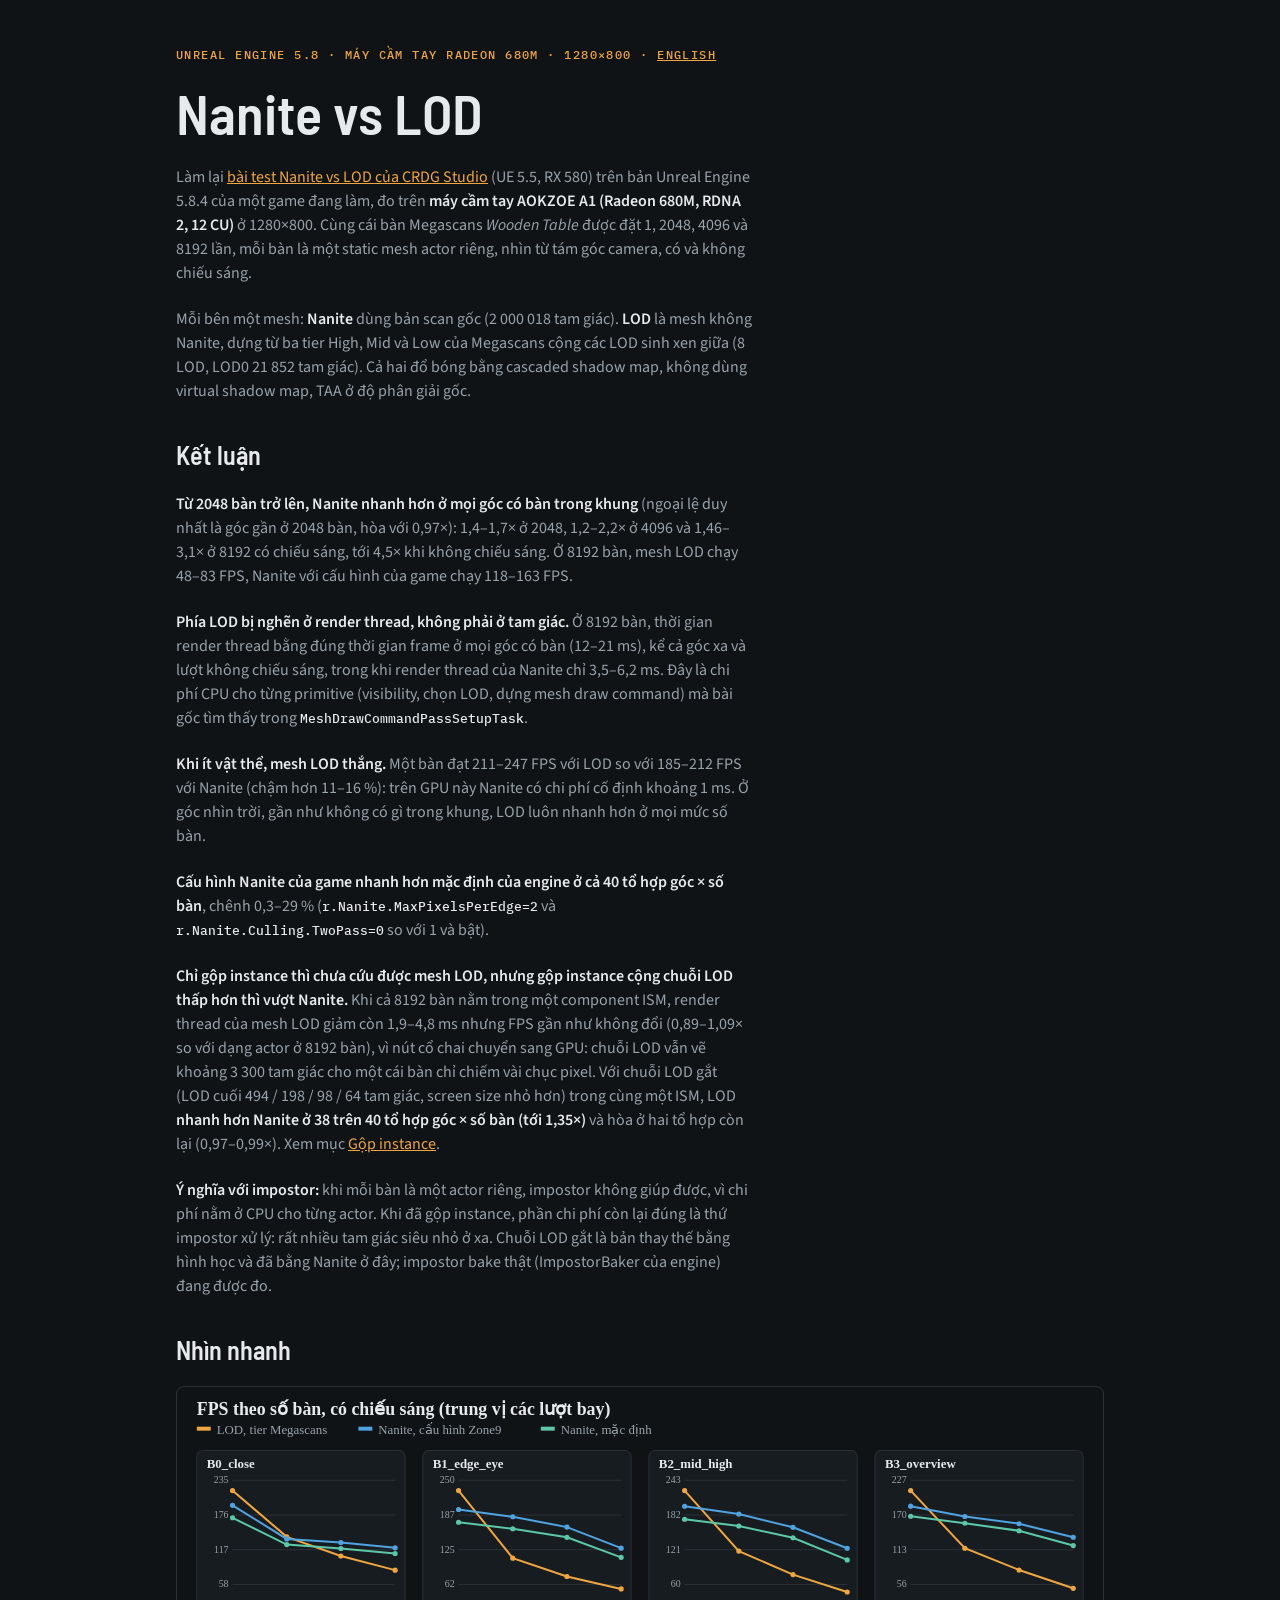
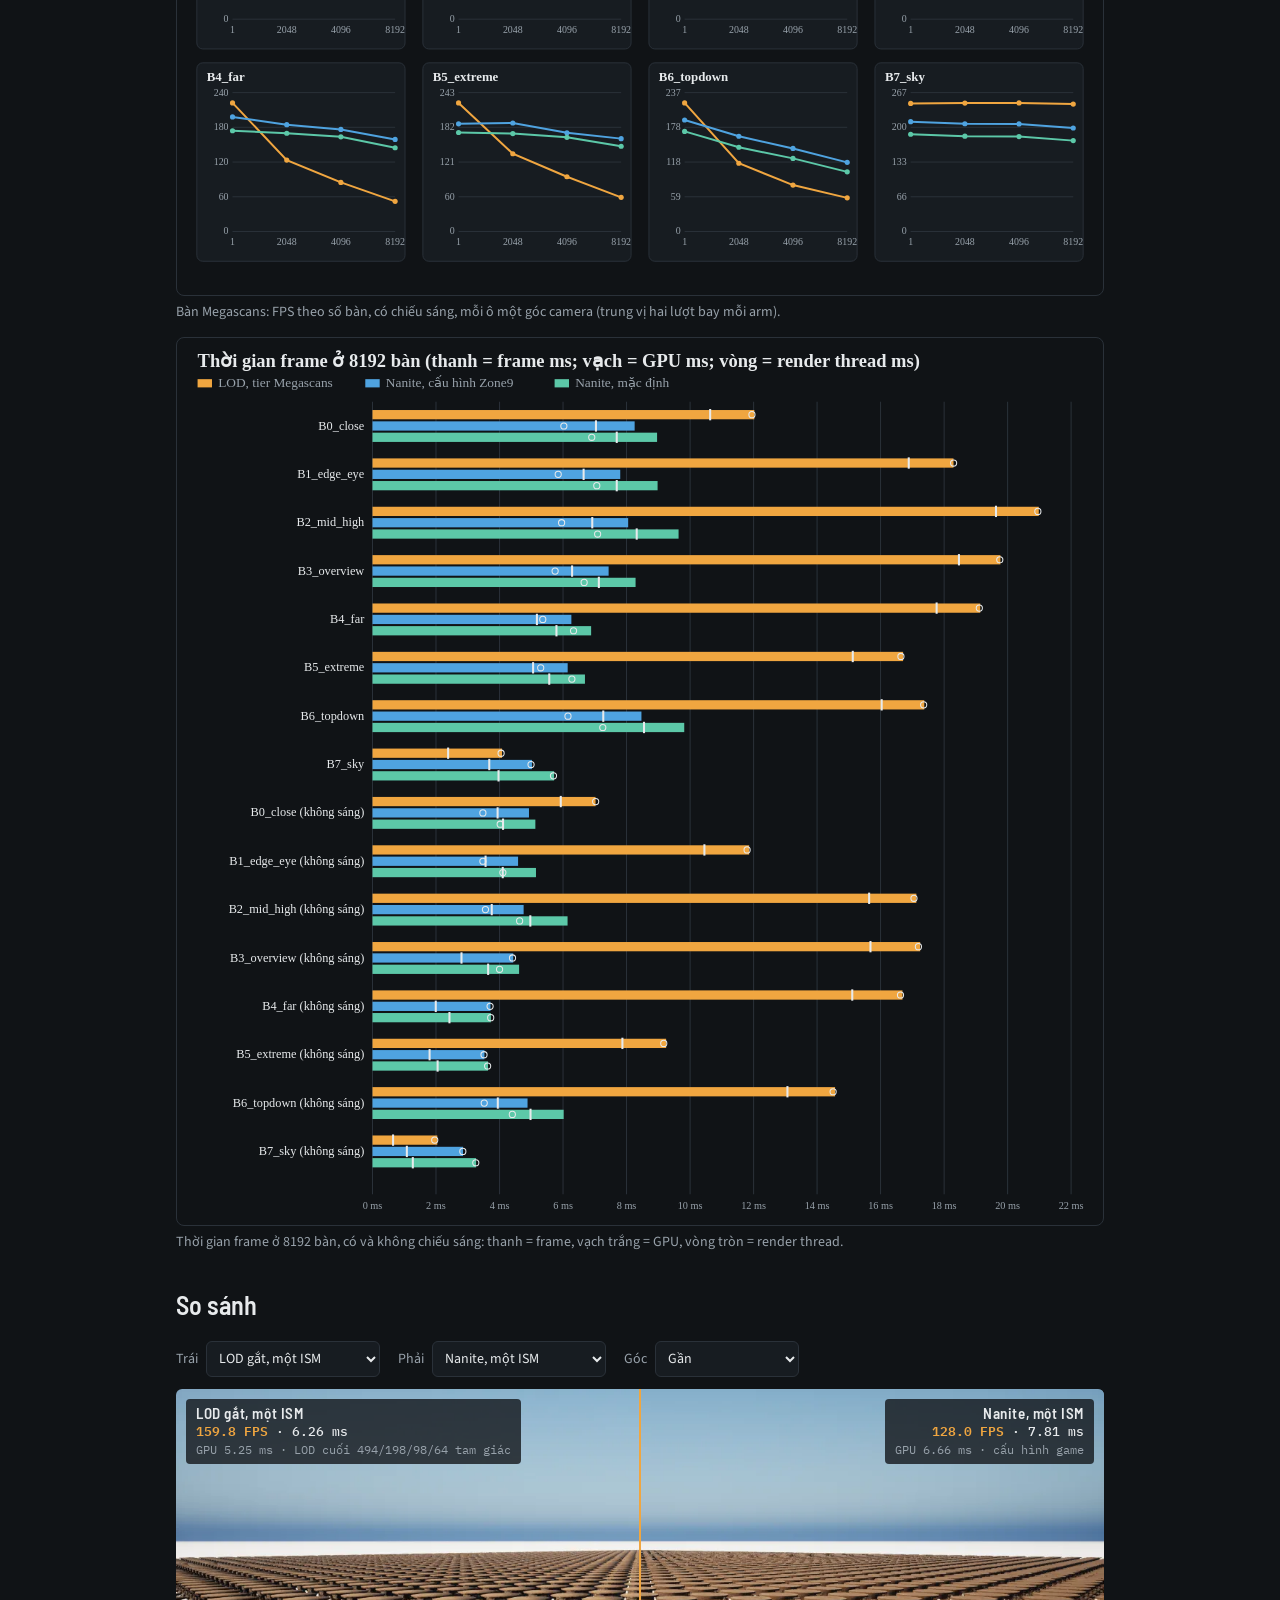
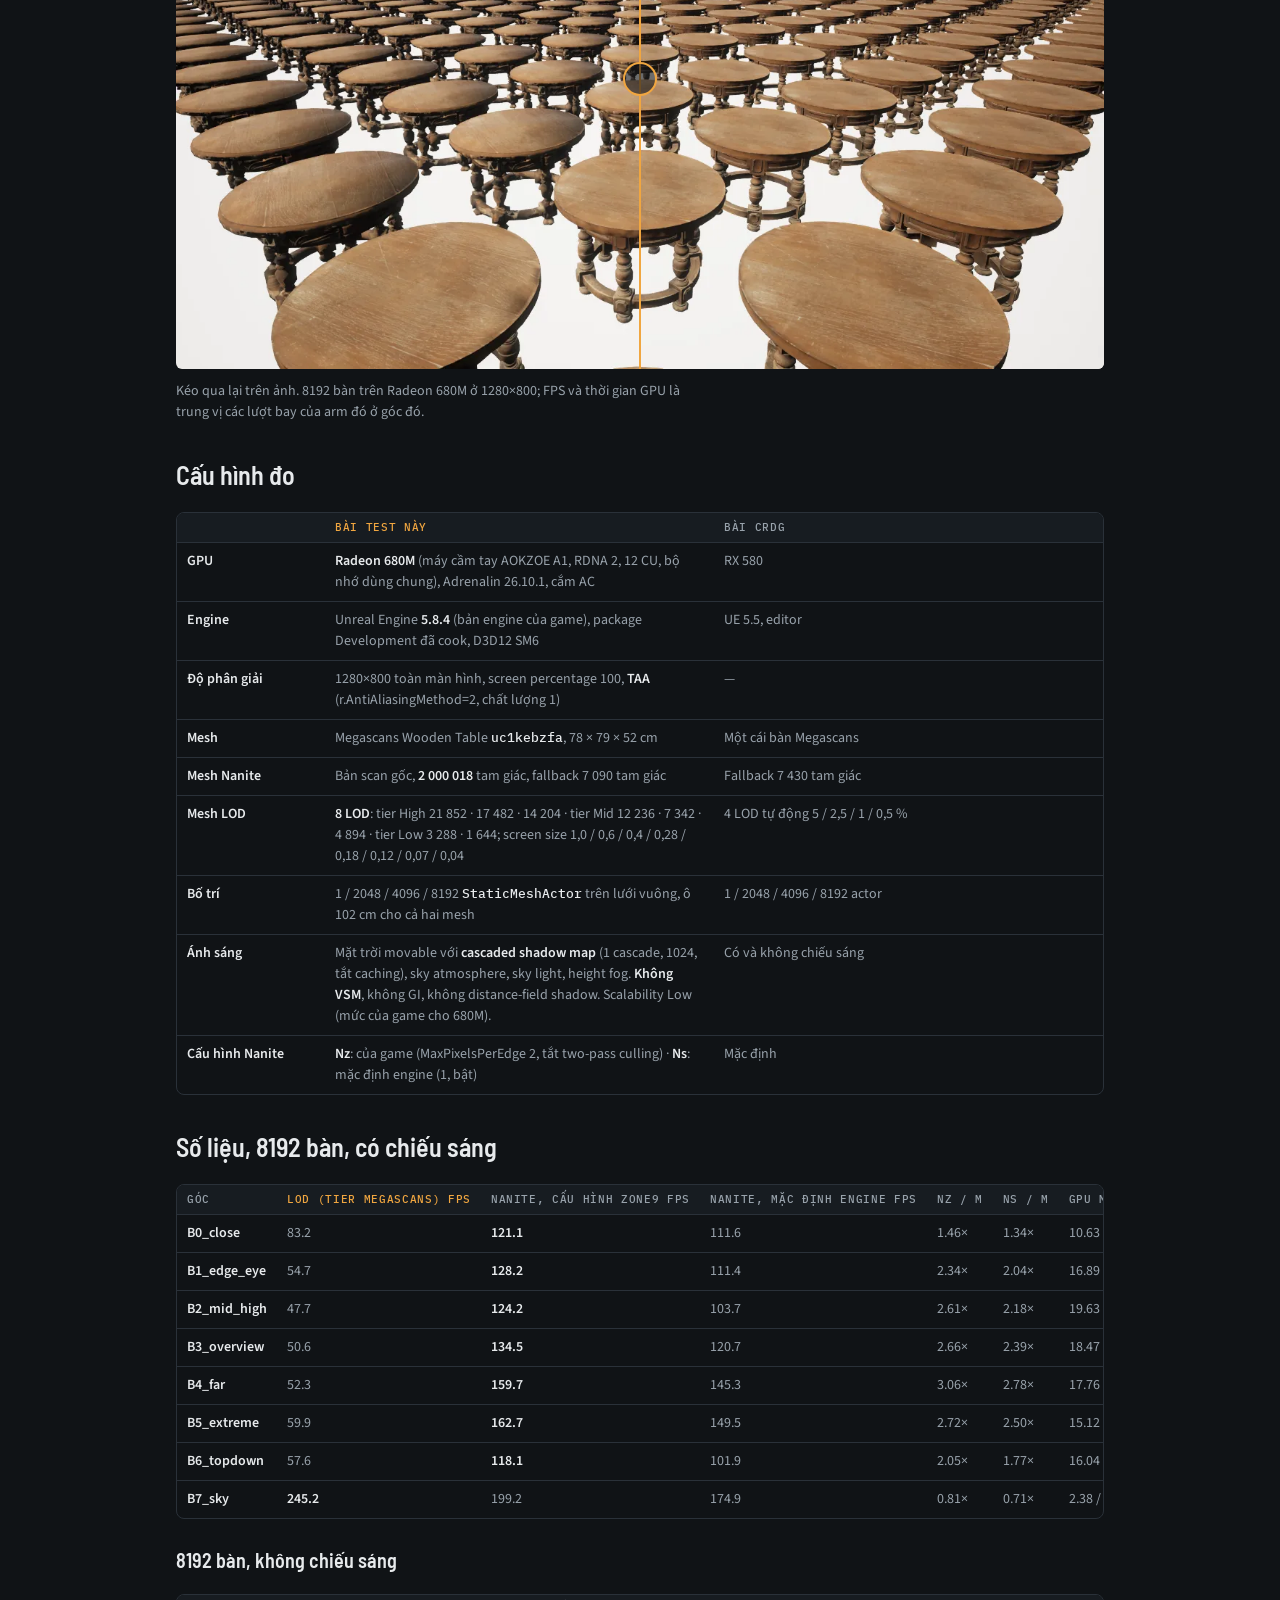
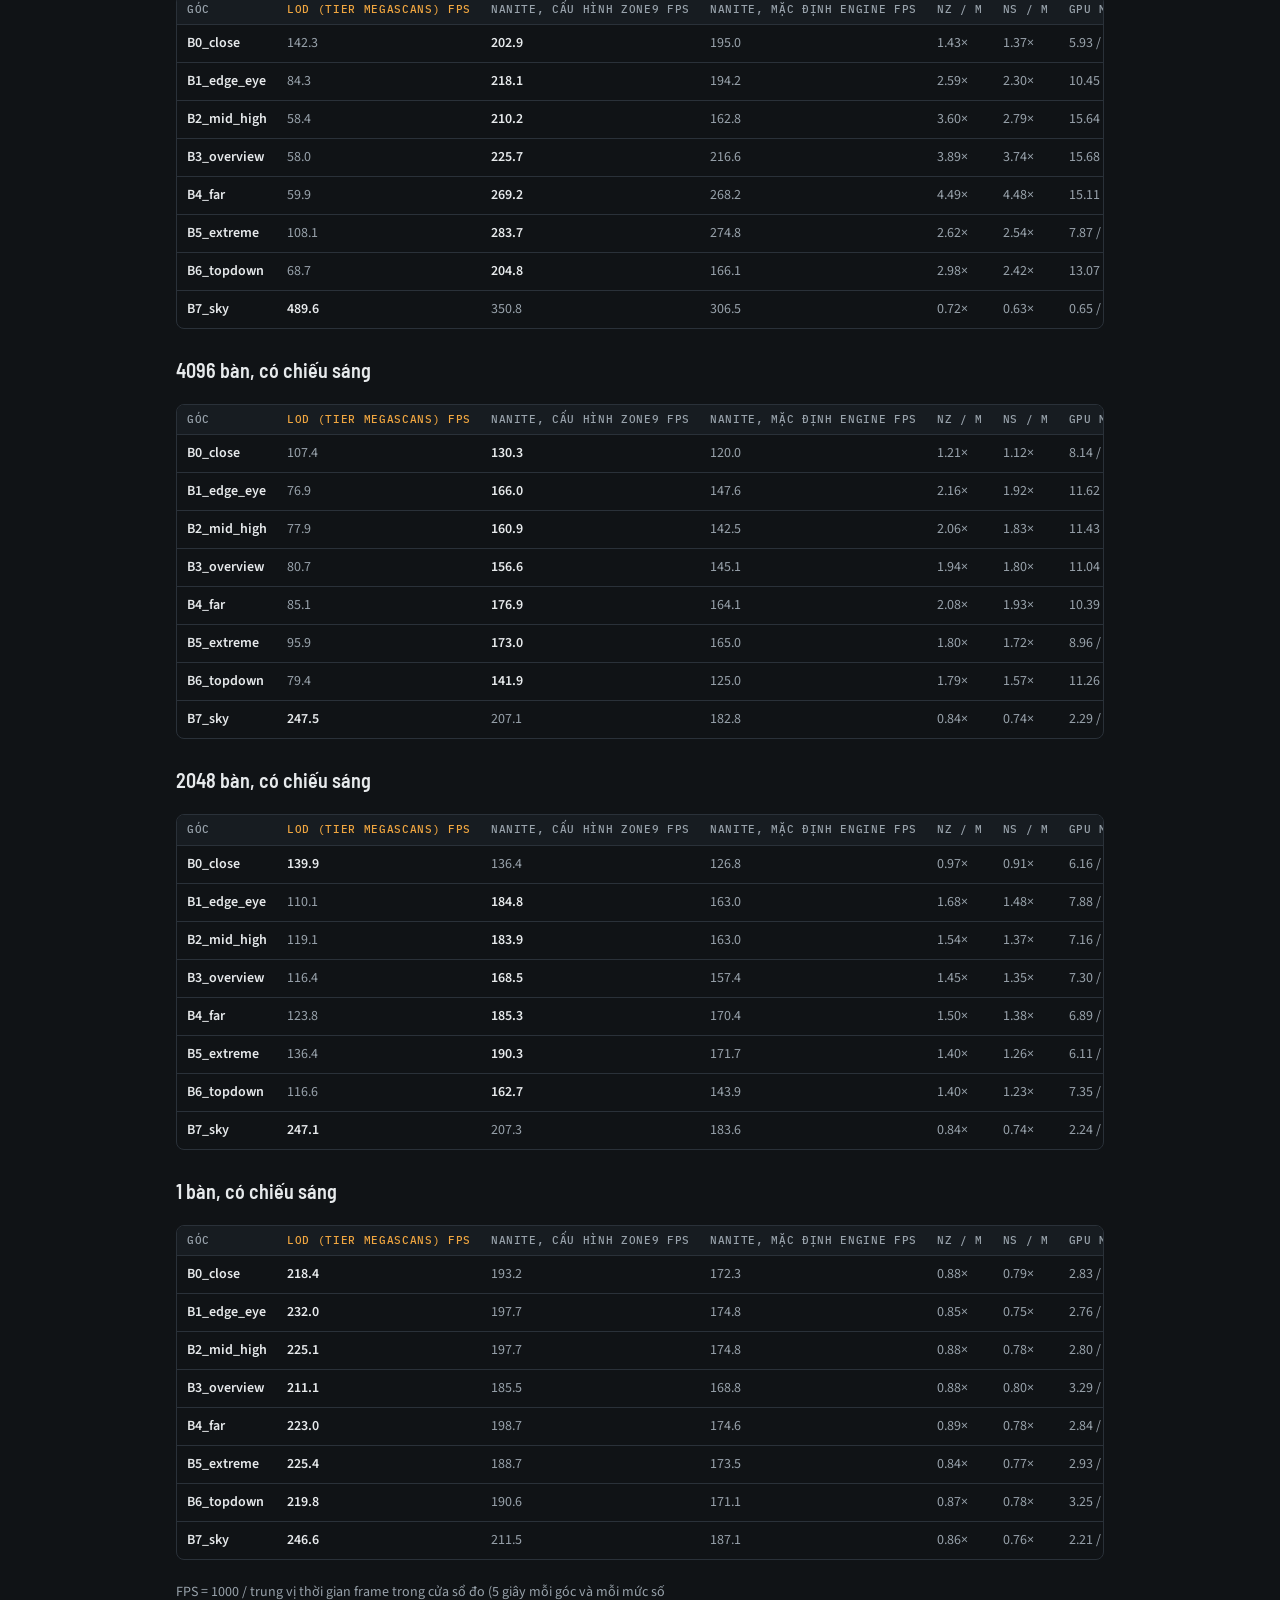
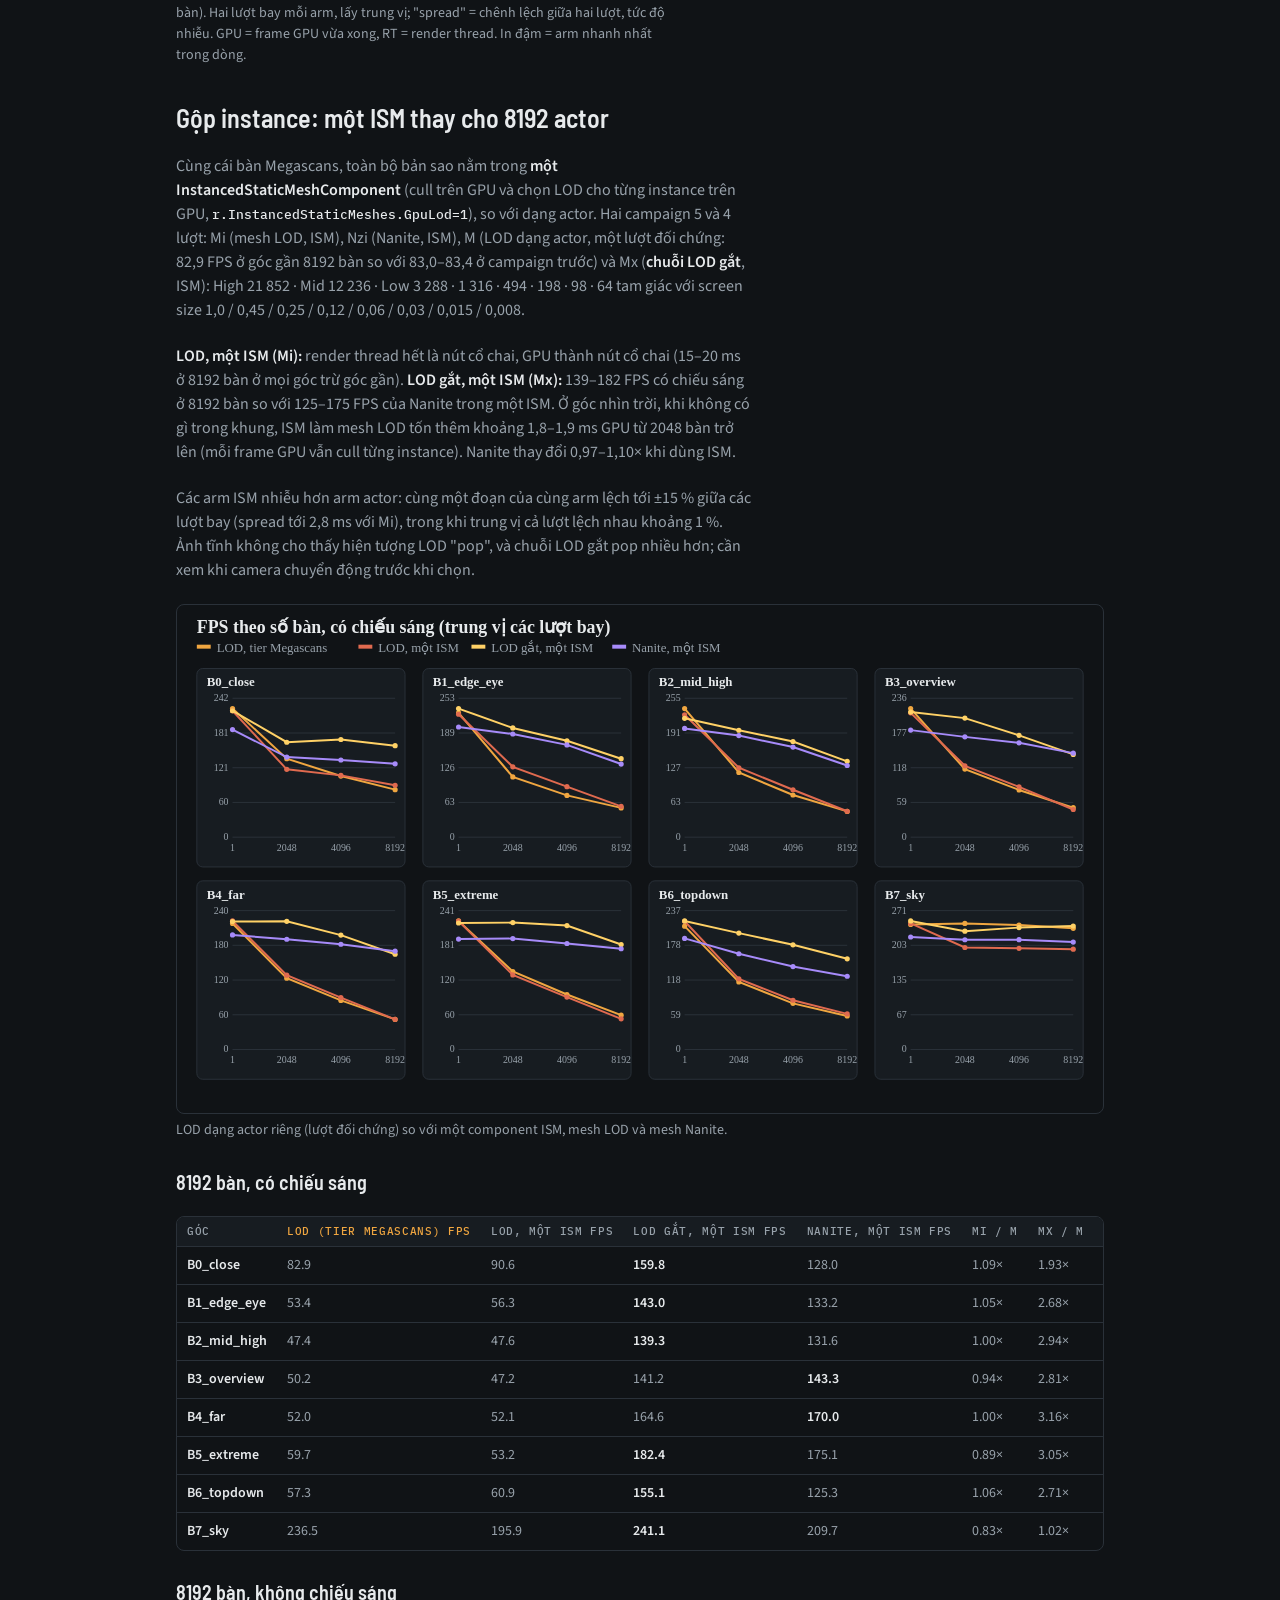
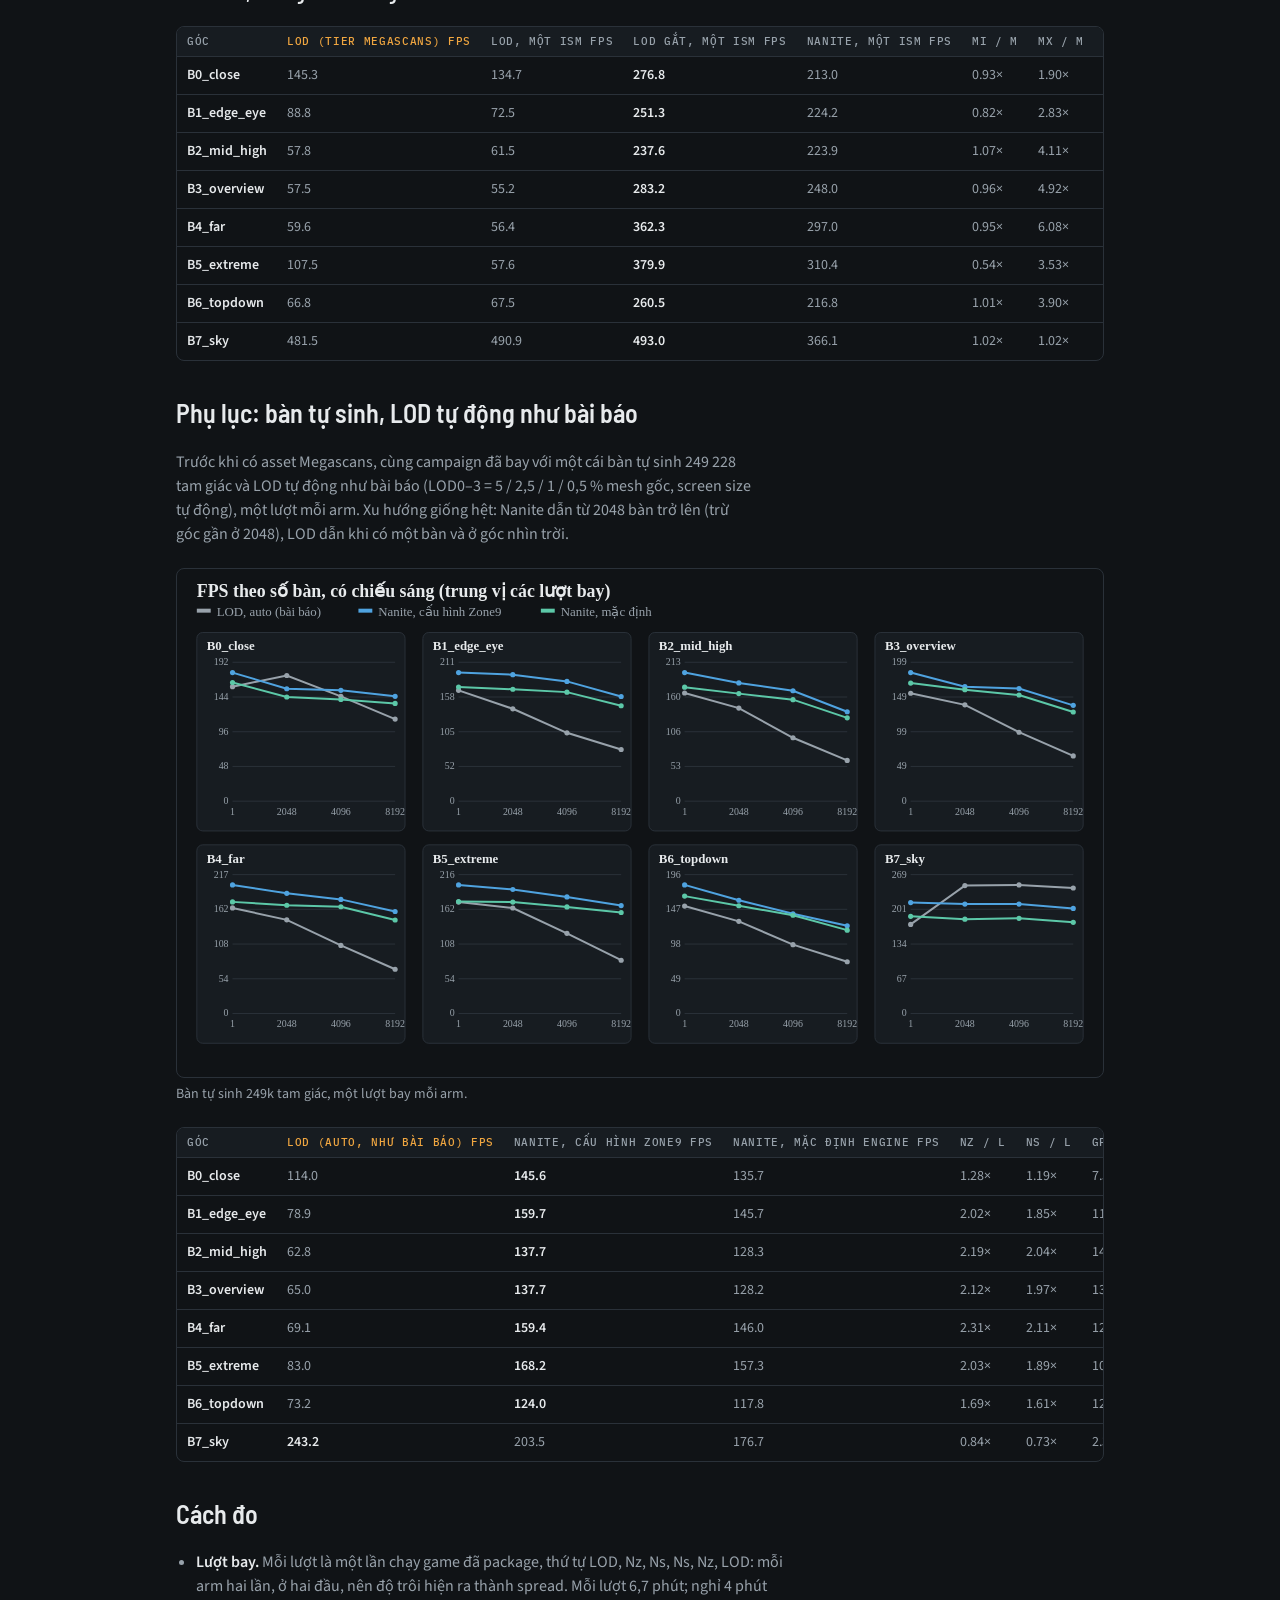
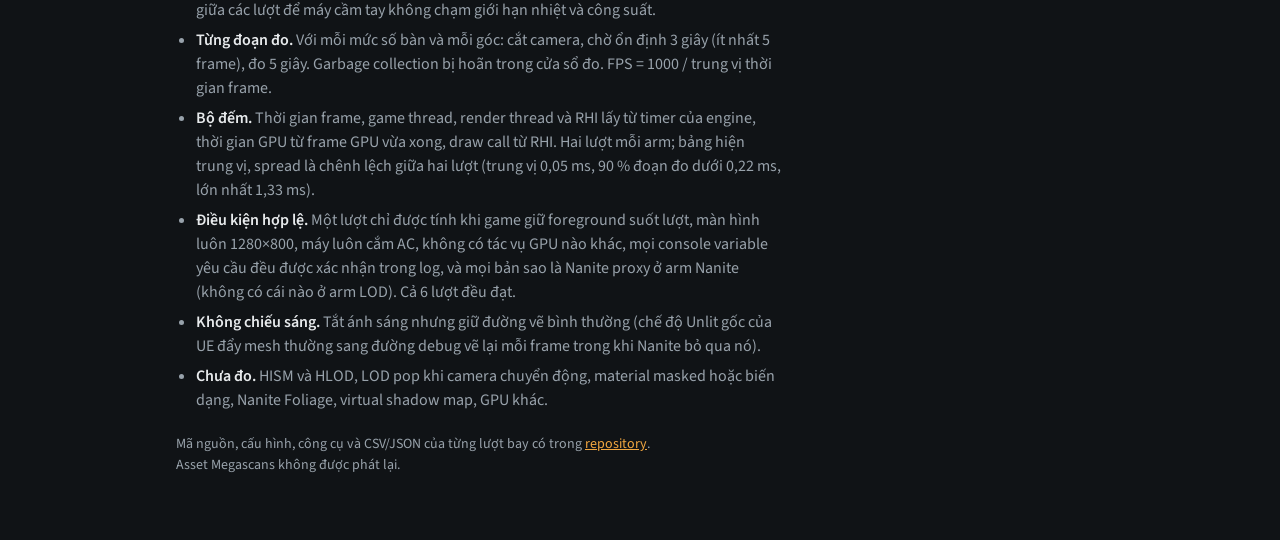
<file: vi/index.html>
<!doctype html>
<html lang="vi">
<meta charset="utf-8">
<meta name="viewport" content="width=device-width, initial-scale=1">
<title>Nanite vs LOD bench</title>
<link rel="preconnect" href="https://fonts.googleapis.com">
<link rel="stylesheet" href="https://fonts.googleapis.com/css2?family=Barlow+Semi+Condensed:wght@600&family=Source+Sans+3:wght@400;600&family=IBM+Plex+Mono:wght@500&display=swap">
<style>
:root { --ground: #101316; --panel: #171c21; --line: #2a3139; --ink: #e7eaec; --muted: #98a2ab; --sun: #f0a640; color-scheme: dark; }
* { box-sizing: border-box; }
body { background: var(--ground); color: var(--ink); font: 16px/1.5 "Source Sans 3", "Segoe UI", system-ui, sans-serif; margin: 0; }
main { max-width: 960px; margin: 0 auto; padding: 48px 16px 64px; display: grid; gap: 22px; }
.eyebrow { font: 500 12px/1.2 "IBM Plex Mono", ui-monospace, Consolas, monospace; letter-spacing: .12em; text-transform: uppercase; color: var(--sun); }
h1 { font: 600 clamp(34px, 6vw, 56px)/1.05 "Barlow Semi Condensed", "Arial Narrow", system-ui, sans-serif; margin: 0; }
h2 { font: 600 26px/1.1 "Barlow Semi Condensed", "Arial Narrow", system-ui, sans-serif; margin: 16px 0 0; }
h3 { font: 600 20px/1.15 "Barlow Semi Condensed", "Arial Narrow", system-ui, sans-serif; margin: 8px 0 0; }
p { margin: 0; color: var(--muted); max-width: 72ch; }
p b, li b { color: var(--ink); font-weight: 600; }
a { color: var(--sun); }
code { font: 500 13px "IBM Plex Mono", ui-monospace, Consolas, monospace; color: var(--ink); }
.charts { display: grid; gap: 14px; }
.charts figure, .shots figure { margin: 0; display: grid; gap: 6px; min-width: 0; }
.charts a, .shots a { display: block; border: 1px solid var(--line); border-radius: 8px; overflow: hidden; line-height: 0; }
.charts a:hover, .shots a:hover { border-color: var(--sun); }
.charts img, .shots img { width: 100%; height: auto; display: block; }
figcaption { color: var(--muted); font-size: 14px; }
.shots { display: grid; grid-template-columns: repeat(auto-fit, minmax(280px, 1fr)); gap: 14px; }
ul.alike { margin: 0; padding-left: 20px; color: var(--muted); max-width: 76ch; display: grid; gap: 6px; }
.cmp { overflow-x: auto; border: 1px solid var(--line); border-radius: 8px; }
.cmp table { border-collapse: collapse; width: 100%; min-width: 720px; font-size: 14px; }
.cmp th, .cmp td { text-align: left; vertical-align: top; padding: 8px 10px; border-top: 1px solid var(--line); white-space: nowrap; }
.cmp thead th { border-top: 0; background: var(--panel); font: 500 11px/1.2 "IBM Plex Mono", ui-monospace, Consolas, monospace; letter-spacing: .06em; text-transform: uppercase; color: var(--muted); }
.cmp thead th.w { color: var(--sun); }
.cmp tbody th { font-weight: 600; color: var(--ink); }
.cmp td { color: var(--muted); }
.cmp td b { color: var(--ink); font-weight: 600; }
p.note { font-size: 14px; }
.cmp.wrap th, .cmp.wrap td { white-space: normal; }
.cmp.wrap table { min-width: 640px; }
.cmp.wrap tbody th { width: 16%; }
.cmp.wrap td { width: 42%; }
.viewer { display: grid; gap: 12px; }
.controls { display: flex; flex-wrap: wrap; gap: 10px 18px; align-items: center; }
label.pick { display: inline-flex; gap: 8px; align-items: center; font-size: 14px; color: var(--muted); }
select { background: var(--panel); color: var(--ink); border: 1px solid var(--line); border-radius: 6px; padding: 6px 8px; font: 14px "Source Sans 3", system-ui, sans-serif; max-width: 100%; }
select:focus-visible, input[type=range]:focus-visible { outline: 2px solid var(--sun); outline-offset: 2px; }
.stage { position: relative; width: 100%; aspect-ratio: 16 / 10; background: #000; border-radius: 6px; overflow: hidden; user-select: none; touch-action: pan-y; }
.stage img { position: absolute; inset: 0; width: 100%; height: 100%; object-fit: contain; display: block; }
.stage .top { clip-path: inset(0 0 0 var(--cut, 50%)); }
.stage .handle { position: absolute; top: 0; bottom: 0; left: var(--cut, 50%); width: 2px; background: var(--sun); transform: translateX(-1px); pointer-events: none; }
.stage .handle::after { content: ""; position: absolute; top: 50%; left: 50%; width: 30px; height: 30px; border-radius: 50%; border: 2px solid var(--sun); background: rgba(16,19,22,.6); transform: translate(-50%, -50%); }
.stage .tag { position: absolute; top: 10px; display: grid; gap: 1px; max-width: 46%; background: rgba(16,19,22,.78); padding: 5px 10px 6px; border-radius: 4px; pointer-events: none; }
.stage .tag .t1 { font: 600 15px/1.2 "Barlow Semi Condensed", "Arial Narrow", system-ui, sans-serif; letter-spacing: .04em; }
.stage .tag .t2 { font: 500 13px/1.3 "IBM Plex Mono", ui-monospace, Consolas, monospace; font-variant-numeric: tabular-nums; color: var(--ink); }
.stage .tag .t2 b { color: var(--sun); font-weight: 600; }
.stage .tag .t3 { font: 400 12px/1.3 "IBM Plex Mono", ui-monospace, Consolas, monospace; color: var(--muted); }
.stage .tag.l { left: 10px; } .stage .tag.r { right: 10px; text-align: right; }
.stage input[type=range] { position: absolute; inset: 0; width: 100%; height: 100%; opacity: 0; cursor: ew-resize; margin: 0; }

</style>
<main>
<div class="eyebrow">Unreal Engine 5.8 · máy cầm tay Radeon 680M · 1280×800 · <a href="../">English</a></div>
<h1>Nanite vs LOD</h1>
<p>Làm lại <a href="https://crdg.jp/studio-tech-1/en/2025/05/29/3438/">bài test Nanite vs LOD của CRDG Studio</a> (UE 5.5, RX 580) trên bản Unreal Engine 5.8.4 của một game đang làm, đo trên <b>máy cầm tay AOKZOE A1 (Radeon 680M, RDNA 2, 12 CU)</b> ở 1280×800. Cùng cái bàn Megascans <i>Wooden Table</i> được đặt 1, 2048, 4096 và 8192 lần, mỗi bàn là một static mesh actor riêng, nhìn từ tám góc camera, có và không chiếu sáng.</p>
<p>Mỗi bên một mesh: <b>Nanite</b> dùng bản scan gốc (2 000 018 tam giác). <b>LOD</b> là mesh không Nanite, dựng từ ba tier High, Mid và Low của Megascans cộng các LOD sinh xen giữa (8 LOD, LOD0 21 852 tam giác). Cả hai đổ bóng bằng cascaded shadow map, không dùng virtual shadow map, TAA ở độ phân giải gốc.</p>
<h2>Kết luận</h2>
<p><b>Từ 2048 bàn trở lên, Nanite nhanh hơn ở mọi góc có bàn trong khung</b> (ngoại lệ duy nhất là góc gần ở 2048 bàn, hòa với 0,97×): 1,4–1,7× ở 2048, 1,2–2,2× ở 4096 và 1,46–3,1× ở 8192 có chiếu sáng, tới 4,5× khi không chiếu sáng. Ở 8192 bàn, mesh LOD chạy 48–83 FPS, Nanite với cấu hình của game chạy 118–163 FPS.</p>
<p><b>Phía LOD bị nghẽn ở render thread, không phải ở tam giác.</b> Ở 8192 bàn, thời gian render thread bằng đúng thời gian frame ở mọi góc có bàn (12–21 ms), kể cả góc xa và lượt không chiếu sáng, trong khi render thread của Nanite chỉ 3,5–6,2 ms. Đây là chi phí CPU cho từng primitive (visibility, chọn LOD, dựng mesh draw command) mà bài gốc tìm thấy trong <code>MeshDrawCommandPassSetupTask</code>.</p>
<p><b>Khi ít vật thể, mesh LOD thắng.</b> Một bàn đạt 211–247 FPS với LOD so với 185–212 FPS với Nanite (chậm hơn 11–16 %): trên GPU này Nanite có chi phí cố định khoảng 1 ms. Ở góc nhìn trời, gần như không có gì trong khung, LOD luôn nhanh hơn ở mọi mức số bàn.</p>
<p><b>Cấu hình Nanite của game nhanh hơn mặc định của engine ở cả 40 tổ hợp góc × số bàn</b>, chênh 0,3–29 % (<code>r.Nanite.MaxPixelsPerEdge=2</code> và <code>r.Nanite.Culling.TwoPass=0</code> so với 1 và bật).</p>
<p><b>Chỉ gộp instance thì chưa cứu được mesh LOD, nhưng gộp instance cộng chuỗi LOD thấp hơn thì vượt Nanite.</b> Khi cả 8192 bàn nằm trong một component ISM, render thread của mesh LOD giảm còn 1,9–4,8 ms nhưng FPS gần như không đổi (0,89–1,09× so với dạng actor ở 8192 bàn), vì nút cổ chai chuyển sang GPU: chuỗi LOD vẫn vẽ khoảng 3 300 tam giác cho một cái bàn chỉ chiếm vài chục pixel. Với chuỗi LOD gắt (LOD cuối 494 / 198 / 98 / 64 tam giác, screen size nhỏ hơn) trong cùng một ISM, LOD <b>nhanh hơn Nanite ở 38 trên 40 tổ hợp góc × số bàn (tới 1,35×)</b> và hòa ở hai tổ hợp còn lại (0,97–0,99×). Xem mục <a href="#ism">Gộp instance</a>.</p>
<p><b>Ý nghĩa với impostor:</b> khi mỗi bàn là một actor riêng, impostor không giúp được, vì chi phí nằm ở CPU cho từng actor. Khi đã gộp instance, phần chi phí còn lại đúng là thứ impostor xử lý: rất nhiều tam giác siêu nhỏ ở xa. Chuỗi LOD gắt là bản thay thế bằng hình học và đã bằng Nanite ở đây; impostor bake thật (ImpostorBaker của engine) đang được đo.</p>
<h2>Nhìn nhanh</h2><div class="charts">
<figure><a href="../charts/vi/megascans/fps-vs-copies.svg"><img src="../charts/vi/megascans/fps-vs-copies.svg" alt="Bàn Megascans: FPS theo số bàn, có chiếu sáng, mỗi ô một góc camera (trung vị hai lượt bay mỗi arm)."></a><figcaption>Bàn Megascans: FPS theo số bàn, có chiếu sáng, mỗi ô một góc camera (trung vị hai lượt bay mỗi arm).</figcaption></figure>
<figure><a href="../charts/vi/megascans/frame-8192.svg"><img src="../charts/vi/megascans/frame-8192.svg" alt="Thời gian frame ở 8192 bàn, có và không chiếu sáng: thanh = frame, vạch trắng = GPU, vòng tròn = render thread."></a><figcaption>Thời gian frame ở 8192 bàn, có và không chiếu sáng: thanh = frame, vạch trắng = GPU, vòng tròn = render thread.</figcaption></figure>
</div>
<h2 id="compare">So sánh</h2>
<section class="viewer" aria-label="So sánh">
  <div class="controls">
    <label class="pick">Trái <select id="cmpL"><option value="M">LOD, actor</option><option value="Nz">Nanite, actor</option><option value="Ns">Nanite, actor, mặc định</option><option value="Mi">LOD, một ISM</option><option value="Mx">LOD gắt, một ISM</option><option value="Nzi">Nanite, một ISM</option></select></label>
    <label class="pick">Phải <select id="cmpR"><option value="M">LOD, actor</option><option value="Nz">Nanite, actor</option><option value="Ns">Nanite, actor, mặc định</option><option value="Mi">LOD, một ISM</option><option value="Mx">LOD gắt, một ISM</option><option value="Nzi">Nanite, một ISM</option></select></label>
    <label class="pick">Góc <select id="cmpV"><option value="n08192_B0_close">Gần</option><option value="n08192_B1_edge_eye">Ngang mắt ở mép</option><option value="n08192_B3_overview">Tổng quan</option><option value="n08192_B4_far">Xa</option></select></label>
  </div>
  <div class="stage" id="stage">
    <img id="imgL" alt="">
    <img id="imgR" class="top" alt="">
    <div class="handle"></div>
    <div class="tag l" id="tagL"></div>
    <div class="tag r" id="tagR"></div>
    <input type="range" id="cut" min="0" max="100" value="50" step="0.1" aria-label="Thanh chia so sánh">
  </div>
  <p class="note">Kéo qua lại trên ảnh. 8192 bàn trên Radeon 680M ở 1280×800; FPS và thời gian GPU là trung vị các lượt bay của arm đó ở góc đó.</p>
</section>
<script>
(() => {
  const D = {"views": [["n08192_B0_close", "Gần"], ["n08192_B1_edge_eye", "Ngang mắt ở mép"], ["n08192_B3_overview", "Tổng quan"], ["n08192_B4_far", "Xa"]], "src": {"M": {"label": "LOD, actor", "sub": "8 LOD từ tier Megascans", "img": "../img/megascans/M_{v}.webp", "fps": {"n08192_B0_close": [83.2, 10.63], "n08192_B1_edge_eye": [54.7, 16.89], "n08192_B3_overview": [50.6, 18.47], "n08192_B4_far": [52.3, 17.76]}}, "Nz": {"label": "Nanite, actor", "sub": "cấu hình game", "img": "../img/megascans/Nz_{v}.webp", "fps": {"n08192_B0_close": [121.1, 7.04], "n08192_B1_edge_eye": [128.2, 6.65], "n08192_B3_overview": [134.5, 6.29], "n08192_B4_far": [159.7, 5.18]}}, "Ns": {"label": "Nanite, actor, mặc định", "sub": "mặc định engine", "img": "../img/megascans/Ns_{v}.webp", "fps": {"n08192_B0_close": [111.6, 7.69], "n08192_B1_edge_eye": [111.4, 7.69], "n08192_B3_overview": [120.7, 7.13], "n08192_B4_far": [145.3, 5.79]}}, "Mi": {"label": "LOD, một ISM", "sub": "cùng 8 LOD", "img": "../img/ism/Mi_{v}.webp", "fps": {"n08192_B0_close": [90.6, 9.82], "n08192_B1_edge_eye": [56.3, 16.5], "n08192_B3_overview": [47.2, 19.97], "n08192_B4_far": [52.1, 17.9]}}, "Mx": {"label": "LOD gắt, một ISM", "sub": "LOD cuối 494/198/98/64 tam giác", "img": "../img/ism/Mx_{v}.webp", "fps": {"n08192_B0_close": [159.8, 5.25], "n08192_B1_edge_eye": [143.0, 5.9], "n08192_B3_overview": [141.2, 6.01], "n08192_B4_far": [164.6, 5.12]}}, "Nzi": {"label": "Nanite, một ISM", "sub": "cấu hình game", "img": "../img/ism/Nzi_{v}.webp", "fps": {"n08192_B0_close": [128.0, 6.66], "n08192_B1_edge_eye": [133.2, 6.33], "n08192_B3_overview": [143.3, 5.84], "n08192_B4_far": [170.0, 4.77]}}}, "left": "Mx", "right": "Nzi", "nodata": "không có số"};
  const $ = id => document.getElementById(id);
  const L = $('cmpL'), R = $('cmpR'), V = $('cmpV'), st = $('stage'), cut = $('cut');
  L.value = D.left; R.value = D.right; V.value = D.views[0][0];
  const tag = (s, v) => { const f = s.fps[v] || [];
    return '<div class="t1">' + s.label + '</div><div class="t2">' + (f[0] != null ? '<b>' + f[0].toFixed(1) + ' FPS</b> · ' + (1000 / f[0]).toFixed(2) + ' ms' : D.nodata) + '</div>' +
      (f[1] != null ? '<div class="t3">GPU ' + f[1].toFixed(2) + ' ms' + (s.sub ? ' · ' + s.sub : '') + '</div>' : ''); };
  const render = () => { const v = V.value, a = D.src[L.value], b = D.src[R.value];
    $('imgL').src = a.img.replace('{v}', v); $('imgR').src = b.img.replace('{v}', v);
    $('imgL').alt = a.label; $('imgR').alt = b.label;
    $('tagL').innerHTML = tag(a, v); $('tagR').innerHTML = tag(b, v); };
  cut.addEventListener('input', () => st.style.setProperty('--cut', cut.value + '%'));
  [L, R, V].forEach(e => e.addEventListener('change', render));
  render();
})();
</script>
<h2 id="setup">Cấu hình đo</h2>
<div class="cmp wrap"><table><thead><tr><th></th><th class="w">Bài test này</th><th>Bài CRDG</th></tr></thead><tbody><tr><th>GPU</th><td><b>Radeon 680M</b> (máy cầm tay AOKZOE A1, RDNA 2, 12 CU, bộ nhớ dùng chung), Adrenalin 26.10.1, cắm AC</td><td>RX 580</td></tr><tr><th>Engine</th><td>Unreal Engine <b>5.8.4</b> (bản engine của game), package Development đã cook, D3D12 SM6</td><td>UE 5.5, editor</td></tr><tr><th>Độ phân giải</th><td>1280×800 toàn màn hình, screen percentage 100, <b>TAA</b> (r.AntiAliasingMethod=2, chất lượng 1)</td><td>—</td></tr><tr><th>Mesh</th><td>Megascans Wooden Table <code>uc1kebzfa</code>, 78 × 79 × 52 cm</td><td>Một cái bàn Megascans</td></tr><tr><th>Mesh Nanite</th><td>Bản scan gốc, <b>2 000 018</b> tam giác, fallback 7 090 tam giác</td><td>Fallback 7 430 tam giác</td></tr><tr><th>Mesh LOD</th><td><b>8 LOD</b>: tier High 21 852 · 17 482 · 14 204 · tier Mid 12 236 · 7 342 · 4 894 · tier Low 3 288 · 1 644; screen size 1,0 / 0,6 / 0,4 / 0,28 / 0,18 / 0,12 / 0,07 / 0,04</td><td>4 LOD tự động 5 / 2,5 / 1 / 0,5 %</td></tr><tr><th>Bố trí</th><td>1 / 2048 / 4096 / 8192 <code>StaticMeshActor</code> trên lưới vuông, ô 102 cm cho cả hai mesh</td><td>1 / 2048 / 4096 / 8192 actor</td></tr><tr><th>Ánh sáng</th><td>Mặt trời movable với <b>cascaded shadow map</b> (1 cascade, 1024, tắt caching), sky atmosphere, sky light, height fog. <b>Không VSM</b>, không GI, không distance-field shadow. Scalability Low (mức của game cho 680M).</td><td>Có và không chiếu sáng</td></tr><tr><th>Cấu hình Nanite</th><td><b>Nz</b>: của game (MaxPixelsPerEdge 2, tắt two-pass culling) · <b>Ns</b>: mặc định engine (1, bật)</td><td>Mặc định</td></tr></tbody></table></div>
<h2 id="numbers">Số liệu, 8192 bàn, có chiếu sáng</h2>
<div class="cmp"><table><thead><tr><th>Góc</th>
<th class="w">LOD (tier Megascans) FPS</th>
<th>Nanite, cấu hình Zone9 FPS</th>
<th>Nanite, mặc định engine FPS</th>
<th>Nz / M</th>
<th>Ns / M</th>
<th>GPU ms M/Nz/Ns</th>
<th>RT ms M/Nz/Ns</th>
<th>nhiễu ms</th></tr></thead><tbody>
<tr><th>B0_close</th><td>83.2</td><td><b>121.1</b></td><td>111.6</td><td>1.46×</td><td>1.34×</td><td>10.63 / 7.04 / 7.69</td><td>11.95 / 6.03 / 6.90</td><td>0.06 / 0.15 / 0.05</td></tr>
<tr><th>B1_edge_eye</th><td>54.7</td><td><b>128.2</b></td><td>111.4</td><td>2.34×</td><td>2.04×</td><td>16.89 / 6.65 / 7.69</td><td>18.30 / 5.85 / 7.06</td><td>0.01 / 0.01 / 0.09</td></tr>
<tr><th>B2_mid_high</th><td>47.7</td><td><b>124.2</b></td><td>103.7</td><td>2.61×</td><td>2.18×</td><td>19.63 / 6.92 / 8.32</td><td>20.95 / 5.95 / 7.09</td><td>0.09 / 0.00 / 0.07</td></tr>
<tr><th>B3_overview</th><td>50.6</td><td><b>134.5</b></td><td>120.7</td><td>2.66×</td><td>2.39×</td><td>18.47 / 6.29 / 7.13</td><td>19.75 / 5.75 / 6.67</td><td>0.11 / 0.01 / 0.06</td></tr>
<tr><th>B4_far</th><td>52.3</td><td><b>159.7</b></td><td>145.3</td><td>3.06×</td><td>2.78×</td><td>17.76 / 5.18 / 5.79</td><td>19.11 / 5.36 / 6.33</td><td>0.10 / 0.01 / 0.01</td></tr>
<tr><th>B5_extreme</th><td>59.9</td><td><b>162.7</b></td><td>149.5</td><td>2.72×</td><td>2.50×</td><td>15.12 / 5.06 / 5.57</td><td>16.64 / 5.30 / 6.28</td><td>0.04 / 0.03 / 0.02</td></tr>
<tr><th>B6_topdown</th><td>57.6</td><td><b>118.1</b></td><td>101.9</td><td>2.05×</td><td>1.77×</td><td>16.04 / 7.27 / 8.55</td><td>17.36 / 6.16 / 7.25</td><td>0.04 / 0.05 / 0.00</td></tr>
<tr><th>B7_sky</th><td><b>245.2</b></td><td>199.2</td><td>174.9</td><td>0.81×</td><td>0.71×</td><td>2.38 / 3.68 / 3.97</td><td>4.05 / 4.99 / 5.70</td><td>0.03 / 0.05 / 0.03</td></tr>
</tbody></table></div>
<h3>8192 bàn, không chiếu sáng</h3>
<div class="cmp"><table><thead><tr><th>Góc</th>
<th class="w">LOD (tier Megascans) FPS</th>
<th>Nanite, cấu hình Zone9 FPS</th>
<th>Nanite, mặc định engine FPS</th>
<th>Nz / M</th>
<th>Ns / M</th>
<th>GPU ms M/Nz/Ns</th>
<th>RT ms M/Nz/Ns</th>
<th>nhiễu ms</th></tr></thead><tbody>
<tr><th>B0_close</th><td>142.3</td><td><b>202.9</b></td><td>195.0</td><td>1.43×</td><td>1.37×</td><td>5.93 / 3.94 / 4.11</td><td>7.03 / 3.48 / 4.02</td><td>0.39 / 0.41 / 0.02</td></tr>
<tr><th>B1_edge_eye</th><td>84.3</td><td><b>218.1</b></td><td>194.2</td><td>2.59×</td><td>2.30×</td><td>10.45 / 3.56 / 4.10</td><td>11.80 / 3.48 / 4.10</td><td>1.33 / 0.02 / 0.00</td></tr>
<tr><th>B2_mid_high</th><td>58.4</td><td><b>210.2</b></td><td>162.8</td><td>3.60×</td><td>2.79×</td><td>15.64 / 3.75 / 4.97</td><td>17.05 / 3.56 / 4.63</td><td>0.32 / 0.01 / 0.26</td></tr>
<tr><th>B3_overview</th><td>58.0</td><td><b>225.7</b></td><td>216.6</td><td>3.89×</td><td>3.74×</td><td>15.68 / 2.80 / 3.64</td><td>17.19 / 4.41 / 4.00</td><td>0.27 / 0.04 / 0.01</td></tr>
<tr><th>B4_far</th><td>59.9</td><td><b>269.2</b></td><td>268.2</td><td>4.49×</td><td>4.48×</td><td>15.11 / 1.99 / 2.42</td><td>16.63 / 3.70 / 3.72</td><td>0.11 / 0.01 / 0.01</td></tr>
<tr><th>B5_extreme</th><td>108.1</td><td><b>283.7</b></td><td>274.8</td><td>2.62×</td><td>2.54×</td><td>7.87 / 1.80 / 2.05</td><td>9.17 / 3.51 / 3.63</td><td>0.04 / 0.00 / 0.06</td></tr>
<tr><th>B6_topdown</th><td>68.7</td><td><b>204.8</b></td><td>166.1</td><td>2.98×</td><td>2.42×</td><td>13.07 / 3.95 / 4.98</td><td>14.50 / 3.52 / 4.40</td><td>0.37 / 0.06 / 0.01</td></tr>
<tr><th>B7_sky</th><td><b>489.6</b></td><td>350.8</td><td>306.5</td><td>0.72×</td><td>0.63×</td><td>0.65 / 1.08 / 1.27</td><td>1.96 / 2.84 / 3.25</td><td>0.04 / 0.03 / 0.02</td></tr>
</tbody></table></div>
<h3>4096 bàn, có chiếu sáng</h3>
<div class="cmp"><table><thead><tr><th>Góc</th>
<th class="w">LOD (tier Megascans) FPS</th>
<th>Nanite, cấu hình Zone9 FPS</th>
<th>Nanite, mặc định engine FPS</th>
<th>Nz / M</th>
<th>Ns / M</th>
<th>GPU ms M/Nz/Ns</th>
<th>RT ms M/Nz/Ns</th>
<th>nhiễu ms</th></tr></thead><tbody>
<tr><th>B0_close</th><td>107.4</td><td><b>130.3</b></td><td>120.0</td><td>1.21×</td><td>1.12×</td><td>8.14 / 6.53 / 7.15</td><td>9.29 / 5.82 / 6.62</td><td>0.08 / 0.03 / 0.08</td></tr>
<tr><th>B1_edge_eye</th><td>76.9</td><td><b>166.0</b></td><td>147.6</td><td>2.16×</td><td>1.92×</td><td>11.62 / 4.93 / 5.63</td><td>12.97 / 5.28 / 6.25</td><td>0.04 / 0.04 / 0.05</td></tr>
<tr><th>B2_mid_high</th><td>77.9</td><td><b>160.9</b></td><td>142.5</td><td>2.06×</td><td>1.83×</td><td>11.43 / 5.12 / 5.86</td><td>12.78 / 5.33 / 6.27</td><td>0.02 / 0.02 / 0.22</td></tr>
<tr><th>B3_overview</th><td>80.7</td><td><b>156.6</b></td><td>145.1</td><td>1.94×</td><td>1.80×</td><td>11.04 / 5.29 / 5.79</td><td>12.33 / 5.42 / 6.25</td><td>0.03 / 0.00 / 0.15</td></tr>
<tr><th>B4_far</th><td>85.1</td><td><b>176.9</b></td><td>164.1</td><td>2.08×</td><td>1.93×</td><td>10.39 / 4.57 / 4.91</td><td>11.72 / 5.28 / 6.07</td><td>0.01 / 0.02 / 0.09</td></tr>
<tr><th>B5_extreme</th><td>95.9</td><td><b>173.0</b></td><td>165.0</td><td>1.80×</td><td>1.72×</td><td>8.96 / 4.41 / 4.78</td><td>10.34 / 5.56 / 6.02</td><td>0.03 / 0.36 / 0.04</td></tr>
<tr><th>B6_topdown</th><td>79.4</td><td><b>141.9</b></td><td>125.0</td><td>1.79×</td><td>1.57×</td><td>11.26 / 5.92 / 6.83</td><td>12.54 / 5.69 / 6.53</td><td>0.05 / 0.03 / 0.17</td></tr>
<tr><th>B7_sky</th><td><b>247.5</b></td><td>207.1</td><td>182.8</td><td>0.84×</td><td>0.74×</td><td>2.29 / 3.32 / 3.60</td><td>4.01 / 4.81 / 5.46</td><td>0.08 / 0.01 / 0.03</td></tr>
</tbody></table></div>
<h3>2048 bàn, có chiếu sáng</h3>
<div class="cmp"><table><thead><tr><th>Góc</th>
<th class="w">LOD (tier Megascans) FPS</th>
<th>Nanite, cấu hình Zone9 FPS</th>
<th>Nanite, mặc định engine FPS</th>
<th>Nz / M</th>
<th>Ns / M</th>
<th>GPU ms M/Nz/Ns</th>
<th>RT ms M/Nz/Ns</th>
<th>nhiễu ms</th></tr></thead><tbody>
<tr><th>B0_close</th><td><b>139.9</b></td><td>136.4</td><td>126.8</td><td>0.97×</td><td>0.91×</td><td>6.16 / 6.15 / 6.69</td><td>7.18 / 5.68 / 6.45</td><td>0.22 / 0.04 / 0.06</td></tr>
<tr><th>B1_edge_eye</th><td>110.1</td><td><b>184.8</b></td><td>163.0</td><td>1.68×</td><td>1.48×</td><td>7.88 / 4.36 / 4.90</td><td>9.08 / 5.16 / 6.09</td><td>0.12 / 0.03 / 0.04</td></tr>
<tr><th>B2_mid_high</th><td>119.1</td><td><b>183.9</b></td><td>163.0</td><td>1.54×</td><td>1.37×</td><td>7.16 / 4.38 / 4.81</td><td>8.36 / 5.18 / 6.09</td><td>0.05 / 0.06 / 0.09</td></tr>
<tr><th>B3_overview</th><td>116.4</td><td><b>168.5</b></td><td>157.4</td><td>1.45×</td><td>1.35×</td><td>7.30 / 4.83 / 5.20</td><td>8.56 / 5.32 / 6.30</td><td>0.05 / 0.03 / 0.07</td></tr>
<tr><th>B4_far</th><td>123.8</td><td><b>185.3</b></td><td>170.4</td><td>1.50×</td><td>1.38×</td><td>6.89 / 4.25 / 4.35</td><td>8.09 / 5.27 / 5.85</td><td>0.05 / 0.16 / 0.00</td></tr>
<tr><th>B5_extreme</th><td>136.4</td><td><b>190.3</b></td><td>171.7</td><td>1.40×</td><td>1.26×</td><td>6.11 / 4.15 / 4.34</td><td>7.33 / 5.16 / 5.80</td><td>0.09 / 0.05 / 0.04</td></tr>
<tr><th>B6_topdown</th><td>116.6</td><td><b>162.7</b></td><td>143.9</td><td>1.40×</td><td>1.23×</td><td>7.35 / 5.05 / 5.79</td><td>8.56 / 5.31 / 6.40</td><td>0.07 / 0.06 / 0.04</td></tr>
<tr><th>B7_sky</th><td><b>247.1</b></td><td>207.3</td><td>183.6</td><td>0.84×</td><td>0.74×</td><td>2.24 / 3.19 / 3.49</td><td>4.03 / 4.80 / 5.44</td><td>0.08 / 0.07 / 0.01</td></tr>
</tbody></table></div>
<h3>1 bàn, có chiếu sáng</h3>
<div class="cmp"><table><thead><tr><th>Góc</th>
<th class="w">LOD (tier Megascans) FPS</th>
<th>Nanite, cấu hình Zone9 FPS</th>
<th>Nanite, mặc định engine FPS</th>
<th>Nz / M</th>
<th>Ns / M</th>
<th>GPU ms M/Nz/Ns</th>
<th>RT ms M/Nz/Ns</th>
<th>nhiễu ms</th></tr></thead><tbody>
<tr><th>B0_close</th><td><b>218.4</b></td><td>193.2</td><td>172.3</td><td>0.88×</td><td>0.79×</td><td>2.83 / 3.94 / 4.18</td><td>4.56 / 5.14 / 5.78</td><td>0.15 / 0.08 / 0.06</td></tr>
<tr><th>B1_edge_eye</th><td><b>232.0</b></td><td>197.7</td><td>174.8</td><td>0.85×</td><td>0.75×</td><td>2.76 / 3.71 / 4.00</td><td>4.28 / 5.04 / 5.69</td><td>0.20 / 0.04 / 0.07</td></tr>
<tr><th>B2_mid_high</th><td><b>225.1</b></td><td>197.7</td><td>174.8</td><td>0.88×</td><td>0.78×</td><td>2.80 / 3.75 / 4.00</td><td>4.43 / 5.02 / 5.70</td><td>0.04 / 0.05 / 0.03</td></tr>
<tr><th>B3_overview</th><td><b>211.1</b></td><td>185.5</td><td>168.8</td><td>0.88×</td><td>0.80×</td><td>3.29 / 4.33 / 4.44</td><td>4.65 / 5.22 / 5.89</td><td>0.13 / 0.04 / 0.10</td></tr>
<tr><th>B4_far</th><td><b>223.0</b></td><td>198.7</td><td>174.6</td><td>0.89×</td><td>0.78×</td><td>2.84 / 3.81 / 4.04</td><td>4.46 / 5.01 / 5.71</td><td>0.07 / 0.07 / 0.04</td></tr>
<tr><th>B5_extreme</th><td><b>225.4</b></td><td>188.7</td><td>173.5</td><td>0.84×</td><td>0.77×</td><td>2.93 / 3.85 / 4.05</td><td>4.35 / 5.27 / 5.75</td><td>0.32 / 0.56 / 0.00</td></tr>
<tr><th>B6_topdown</th><td><b>219.8</b></td><td>190.6</td><td>171.1</td><td>0.87×</td><td>0.78×</td><td>3.25 / 4.21 / 4.39</td><td>4.47 / 5.13 / 5.82</td><td>0.07 / 0.01 / 0.02</td></tr>
<tr><th>B7_sky</th><td><b>246.6</b></td><td>211.5</td><td>187.1</td><td>0.86×</td><td>0.76×</td><td>2.21 / 3.06 / 3.33</td><td>4.03 / 4.70 / 5.33</td><td>0.01 / 0.07 / 0.07</td></tr>
</tbody></table></div>
<p class="note">FPS = 1000 / trung vị thời gian frame trong cửa sổ đo (5 giây mỗi góc và mỗi mức số bàn). Hai lượt bay mỗi arm, lấy trung vị; "spread" = chênh lệch giữa hai lượt, tức độ nhiễu. GPU = frame GPU vừa xong, RT = render thread. In đậm = arm nhanh nhất trong dòng.</p>
<h2 id="ism">Gộp instance: một ISM thay cho 8192 actor</h2>
<p>Cùng cái bàn Megascans, toàn bộ bản sao nằm trong <b>một InstancedStaticMeshComponent</b> (cull trên GPU và chọn LOD cho từng instance trên GPU, <code>r.InstancedStaticMeshes.GpuLod=1</code>), so với dạng actor. Hai campaign 5 và 4 lượt: Mi (mesh LOD, ISM), Nzi (Nanite, ISM), M (LOD dạng actor, một lượt đối chứng: 82,9 FPS ở góc gần 8192 bàn so với 83,0–83,4 ở campaign trước) và Mx (<b>chuỗi LOD gắt</b>, ISM): High 21 852 · Mid 12 236 · Low 3 288 · 1 316 · 494 · 198 · 98 · 64 tam giác với screen size 1,0 / 0,45 / 0,25 / 0,12 / 0,06 / 0,03 / 0,015 / 0,008.</p>
<p><b>LOD, một ISM (Mi):</b> render thread hết là nút cổ chai, GPU thành nút cổ chai (15–20 ms ở 8192 bàn ở mọi góc trừ góc gần). <b>LOD gắt, một ISM (Mx):</b> 139–182 FPS có chiếu sáng ở 8192 bàn so với 125–175 FPS của Nanite trong một ISM. Ở góc nhìn trời, khi không có gì trong khung, ISM làm mesh LOD tốn thêm khoảng 1,8–1,9 ms GPU từ 2048 bàn trở lên (mỗi frame GPU vẫn cull từng instance). Nanite thay đổi 0,97–1,10× khi dùng ISM.</p>
<p>Các arm ISM nhiễu hơn arm actor: cùng một đoạn của cùng arm lệch tới ±15 % giữa các lượt bay (spread tới 2,8 ms với Mi), trong khi trung vị cả lượt lệch nhau khoảng 1 %. Ảnh tĩnh không cho thấy hiện tượng LOD "pop", và chuỗi LOD gắt pop nhiều hơn; cần xem khi camera chuyển động trước khi chọn.</p>
<div class="charts"><figure><a href="../charts/vi/ism/fps-vs-copies.svg"><img src="../charts/vi/ism/fps-vs-copies.svg" alt="LOD dạng actor riêng (lượt đối chứng) so với một component ISM, mesh LOD và mesh Nanite."></a><figcaption>LOD dạng actor riêng (lượt đối chứng) so với một component ISM, mesh LOD và mesh Nanite.</figcaption></figure></div>
<h3>8192 bàn, có chiếu sáng</h3>
<div class="cmp"><table><thead><tr><th>Góc</th>
<th class="w">LOD (tier Megascans) FPS</th>
<th>LOD, một ISM FPS</th>
<th>LOD gắt, một ISM FPS</th>
<th>Nanite, một ISM FPS</th>
<th>Mi / M</th>
<th>Mx / M</th>
<th>Nzi / M</th>
<th>GPU ms M/Mi/Mx/Nzi</th>
<th>RT ms M/Mi/Mx/Nzi</th>
<th>nhiễu ms</th></tr></thead><tbody>
<tr><th>B0_close</th><td>82.9</td><td>90.6</td><td><b>159.8</b></td><td>128.0</td><td>1.09×</td><td>1.93×</td><td>1.54×</td><td>10.62 / 9.82 / 5.25 / 6.66</td><td>11.99 / 4.65 / 4.17 / 5.81</td><td>0.00 / 1.44 / 0.15 / 0.05</td></tr>
<tr><th>B1_edge_eye</th><td>53.4</td><td>56.3</td><td><b>143.0</b></td><td>133.2</td><td>1.05×</td><td>2.68×</td><td>2.49×</td><td>17.32 / 16.50 / 5.90 / 6.33</td><td>18.58 / 4.75 / 4.44 / 5.70</td><td>0.00 / 2.27 / 0.90 / 0.04</td></tr>
<tr><th>B2_mid_high</th><td>47.4</td><td>47.6</td><td><b>139.3</b></td><td>131.6</td><td>1.00×</td><td>2.94×</td><td>2.78×</td><td>19.75 / 19.81 / 6.21 / 6.49</td><td>21.04 / 4.78 / 4.55 / 5.77</td><td>0.00 / 2.73 / 0.07 / 0.07</td></tr>
<tr><th>B3_overview</th><td>50.2</td><td>47.2</td><td>141.2</td><td><b>143.3</b></td><td>0.94×</td><td>2.81×</td><td>2.85×</td><td>18.58 / 19.97 / 6.01 / 5.84</td><td>19.91 / 4.79 / 4.51 / 5.52</td><td>0.00 / 2.81 / 0.07 / 0.04</td></tr>
<tr><th>B4_far</th><td>52.0</td><td>52.1</td><td>164.6</td><td><b>170.0</b></td><td>1.00×</td><td>3.16×</td><td>3.27×</td><td>17.85 / 17.90 / 5.12 / 4.77</td><td>19.27 / 4.81 / 3.97 / 5.15</td><td>0.00 / 2.66 / 0.04 / 0.00</td></tr>
<tr><th>B5_extreme</th><td>59.7</td><td>53.2</td><td><b>182.4</b></td><td>175.1</td><td>0.89×</td><td>3.05×</td><td>2.93×</td><td>15.08 / 17.50 / 4.49 / 4.64</td><td>16.70 / 4.78 / 4.01 / 5.18</td><td>0.00 / 2.77 / 1.03 / 0.02</td></tr>
<tr><th>B6_topdown</th><td>57.3</td><td>60.9</td><td><b>155.1</b></td><td>125.3</td><td>1.06×</td><td>2.71×</td><td>2.19×</td><td>16.15 / 15.07 / 5.44 / 6.83</td><td>17.43 / 4.71 / 4.39 / 5.93</td><td>0.00 / 2.26 / 0.06 / 0.01</td></tr>
<tr><th>B7_sky</th><td>236.5</td><td>195.9</td><td><b>241.1</b></td><td>209.7</td><td>0.83×</td><td>1.02×</td><td>0.89×</td><td>2.33 / 4.18 / 2.76 / 3.54</td><td>4.21 / 3.49 / 4.04 / 4.74</td><td>0.00 / 0.65 / 0.01 / 0.04</td></tr>
</tbody></table></div>
<h3>8192 bàn, không chiếu sáng</h3>
<div class="cmp"><table><thead><tr><th>Góc</th>
<th class="w">LOD (tier Megascans) FPS</th>
<th>LOD, một ISM FPS</th>
<th>LOD gắt, một ISM FPS</th>
<th>Nanite, một ISM FPS</th>
<th>Mi / M</th>
<th>Mx / M</th>
<th>Nzi / M</th>
<th>GPU ms M/Mi/Mx/Nzi</th>
<th>RT ms M/Mi/Mx/Nzi</th>
<th>nhiễu ms</th></tr></thead><tbody>
<tr><th>B0_close</th><td>145.3</td><td>134.7</td><td><b>276.8</b></td><td>213.0</td><td>0.93×</td><td>1.90×</td><td>1.47×</td><td>5.79 / 6.45 / 2.72 / 3.64</td><td>6.90 / 3.06 / 2.70 / 3.33</td><td>0.00 / 0.18 / 0.16 / 0.17</td></tr>
<tr><th>B1_edge_eye</th><td>88.8</td><td>72.5</td><td><b>251.3</b></td><td>224.2</td><td>0.82×</td><td>2.83×</td><td>2.53×</td><td>9.84 / 12.56 / 3.16 / 3.31</td><td>11.17 / 3.09 / 2.46 / 3.91</td><td>0.00 / 0.31 / 0.15 / 0.18</td></tr>
<tr><th>B2_mid_high</th><td>57.8</td><td>61.5</td><td><b>237.6</b></td><td>223.9</td><td>1.07×</td><td>4.11×</td><td>3.88×</td><td>15.72 / 14.89 / 3.41 / 3.42</td><td>17.24 / 3.25 / 2.52 / 3.81</td><td>0.00 / 2.24 / 0.05 / 0.09</td></tr>
<tr><th>B3_overview</th><td>57.5</td><td>55.2</td><td><b>283.2</b></td><td>248.0</td><td>0.96×</td><td>4.92×</td><td>4.31×</td><td>15.88 / 16.77 / 2.54 / 2.49</td><td>17.37 / 3.24 / 2.95 / 4.01</td><td>0.00 / 2.18 / 0.00 / 0.20</td></tr>
<tr><th>B4_far</th><td>59.6</td><td>56.4</td><td><b>362.3</b></td><td>297.0</td><td>0.95×</td><td>6.08×</td><td>4.98×</td><td>15.23 / 16.38 / 1.86 / 1.71</td><td>16.77 / 3.26 / 2.48 / 3.35</td><td>0.00 / 2.18 / 0.00 / 0.02</td></tr>
<tr><th>B5_extreme</th><td>107.5</td><td>57.6</td><td><b>379.9</b></td><td>310.4</td><td>0.54×</td><td>3.53×</td><td>2.89×</td><td>7.92 / 15.95 / 1.67 / 1.57</td><td>9.27 / 3.19 / 2.38 / 3.21</td><td>0.00 / 0.14 / 0.04 / 0.03</td></tr>
<tr><th>B6_topdown</th><td>66.8</td><td>67.5</td><td><b>260.5</b></td><td>216.8</td><td>1.01×</td><td>3.90×</td><td>3.25×</td><td>13.45 / 13.54 / 2.93 / 3.64</td><td>14.92 / 3.11 / 3.07 / 3.55</td><td>0.00 / 1.72 / 0.04 / 0.04</td></tr>
<tr><th>B7_sky</th><td>481.5</td><td>490.9</td><td><b>493.0</b></td><td>366.1</td><td>1.02×</td><td>1.02×</td><td>0.76×</td><td>0.65 / 0.67 / 0.72 / 1.04</td><td>2.01 / 1.92 / 1.88 / 2.72</td><td>0.00 / 0.08 / 0.05 / 0.03</td></tr>
</tbody></table></div>
<h2 id="appendix">Phụ lục: bàn tự sinh, LOD tự động như bài báo</h2>
<p>Trước khi có asset Megascans, cùng campaign đã bay với một cái bàn tự sinh 249 228 tam giác và LOD tự động như bài báo (LOD0–3 = 5 / 2,5 / 1 / 0,5 % mesh gốc, screen size tự động), một lượt mỗi arm. Xu hướng giống hệt: Nanite dẫn từ 2048 bàn trở lên (trừ góc gần ở 2048), LOD dẫn khi có một bàn và ở góc nhìn trời.</p>
<div class="charts"><figure><a href="../charts/vi/procedural/fps-vs-copies.svg"><img src="../charts/vi/procedural/fps-vs-copies.svg" alt="Bàn tự sinh 249k tam giác, một lượt bay mỗi arm."></a><figcaption>Bàn tự sinh 249k tam giác, một lượt bay mỗi arm.</figcaption></figure></div>
<div class="cmp"><table><thead><tr><th>Góc</th>
<th class="w">LOD (auto, như bài báo) FPS</th>
<th>Nanite, cấu hình Zone9 FPS</th>
<th>Nanite, mặc định engine FPS</th>
<th>Nz / L</th>
<th>Ns / L</th>
<th>GPU ms L/Nz/Ns</th>
<th>RT ms L/Nz/Ns</th>
<th>nhiễu ms</th></tr></thead><tbody>
<tr><th>B0_close</th><td>114.0</td><td><b>145.6</b></td><td>135.7</td><td>1.28×</td><td>1.19×</td><td>7.51 / 5.75 / 6.24</td><td>8.76 / 5.50 / 6.21</td><td>0.00 / 0.00 / 0.00</td></tr>
<tr><th>B1_edge_eye</th><td>78.9</td><td><b>159.7</b></td><td>145.7</td><td>2.02×</td><td>1.85×</td><td>11.25 / 5.20 / 5.73</td><td>12.62 / 5.31 / 6.26</td><td>0.00 / 0.00 / 0.00</td></tr>
<tr><th>B2_mid_high</th><td>62.8</td><td><b>137.7</b></td><td>128.3</td><td>2.19×</td><td>2.04×</td><td>14.48 / 6.13 / 6.66</td><td>15.89 / 5.67 / 6.44</td><td>0.00 / 0.00 / 0.00</td></tr>
<tr><th>B3_overview</th><td>65.0</td><td><b>137.7</b></td><td>128.2</td><td>2.12×</td><td>1.97×</td><td>13.82 / 6.11 / 6.63</td><td>15.38 / 5.63 / 6.46</td><td>0.00 / 0.00 / 0.00</td></tr>
<tr><th>B4_far</th><td>69.1</td><td><b>159.4</b></td><td>146.0</td><td>2.31×</td><td>2.11×</td><td>12.99 / 5.16 / 5.69</td><td>14.43 / 5.21 / 6.31</td><td>0.00 / 0.00 / 0.00</td></tr>
<tr><th>B5_extreme</th><td>83.0</td><td><b>168.2</b></td><td>157.3</td><td>2.03×</td><td>1.89×</td><td>10.58 / 4.82 / 5.17</td><td>12.06 / 5.28 / 6.19</td><td>0.00 / 0.00 / 0.00</td></tr>
<tr><th>B6_topdown</th><td>73.2</td><td><b>124.0</b></td><td>117.8</td><td>1.69×</td><td>1.61×</td><td>12.20 / 6.89 / 7.32</td><td>13.59 / 6.00 / 6.72</td><td>0.00 / 0.00 / 0.00</td></tr>
<tr><th>B7_sky</th><td><b>243.2</b></td><td>203.5</td><td>176.7</td><td>0.84×</td><td>0.73×</td><td>2.30 / 3.62 / 3.89</td><td>4.09 / 4.88 / 5.64</td><td>0.00 / 0.00 / 0.00</td></tr>
</tbody></table></div>
<h2 id="method">Cách đo</h2>
<ul class="alike"><li><b>Lượt bay.</b> Mỗi lượt là một lần chạy game đã package, thứ tự LOD, Nz, Ns, Ns, Nz, LOD: mỗi arm hai lần, ở hai đầu, nên độ trôi hiện ra thành spread. Mỗi lượt 6,7 phút; nghỉ 4 phút giữa các lượt để máy cầm tay không chạm giới hạn nhiệt và công suất.</li><li><b>Từng đoạn đo.</b> Với mỗi mức số bàn và mỗi góc: cắt camera, chờ ổn định 3 giây (ít nhất 5 frame), đo 5 giây. Garbage collection bị hoãn trong cửa sổ đo. FPS = 1000 / trung vị thời gian frame.</li><li><b>Bộ đếm.</b> Thời gian frame, game thread, render thread và RHI lấy từ timer của engine, thời gian GPU từ frame GPU vừa xong, draw call từ RHI. Hai lượt mỗi arm; bảng hiện trung vị, spread là chênh lệch giữa hai lượt (trung vị 0,05 ms, 90 % đoạn đo dưới 0,22 ms, lớn nhất 1,33 ms).</li><li><b>Điều kiện hợp lệ.</b> Một lượt chỉ được tính khi game giữ foreground suốt lượt, màn hình luôn 1280×800, máy luôn cắm AC, không có tác vụ GPU nào khác, mọi console variable yêu cầu đều được xác nhận trong log, và mọi bản sao là Nanite proxy ở arm Nanite (không có cái nào ở arm LOD). Cả 6 lượt đều đạt.</li><li><b>Không chiếu sáng.</b> Tắt ánh sáng nhưng giữ đường vẽ bình thường (chế độ Unlit gốc của UE đẩy mesh thường sang đường debug vẽ lại mỗi frame trong khi Nanite bỏ qua nó).</li><li><b>Chưa đo.</b> HISM và HLOD, LOD pop khi camera chuyển động, material masked hoặc biến dạng, Nanite Foliage, virtual shadow map, GPU khác.</li></ul>
<p class="note">Mã nguồn, cấu hình, công cụ và CSV/JSON của từng lượt bay có trong <a href="https://github.com/windystrife/nanite-lod-bench">repository</a>. Asset Megascans không được phát lại.</p>
</main>
</html>
</file>
